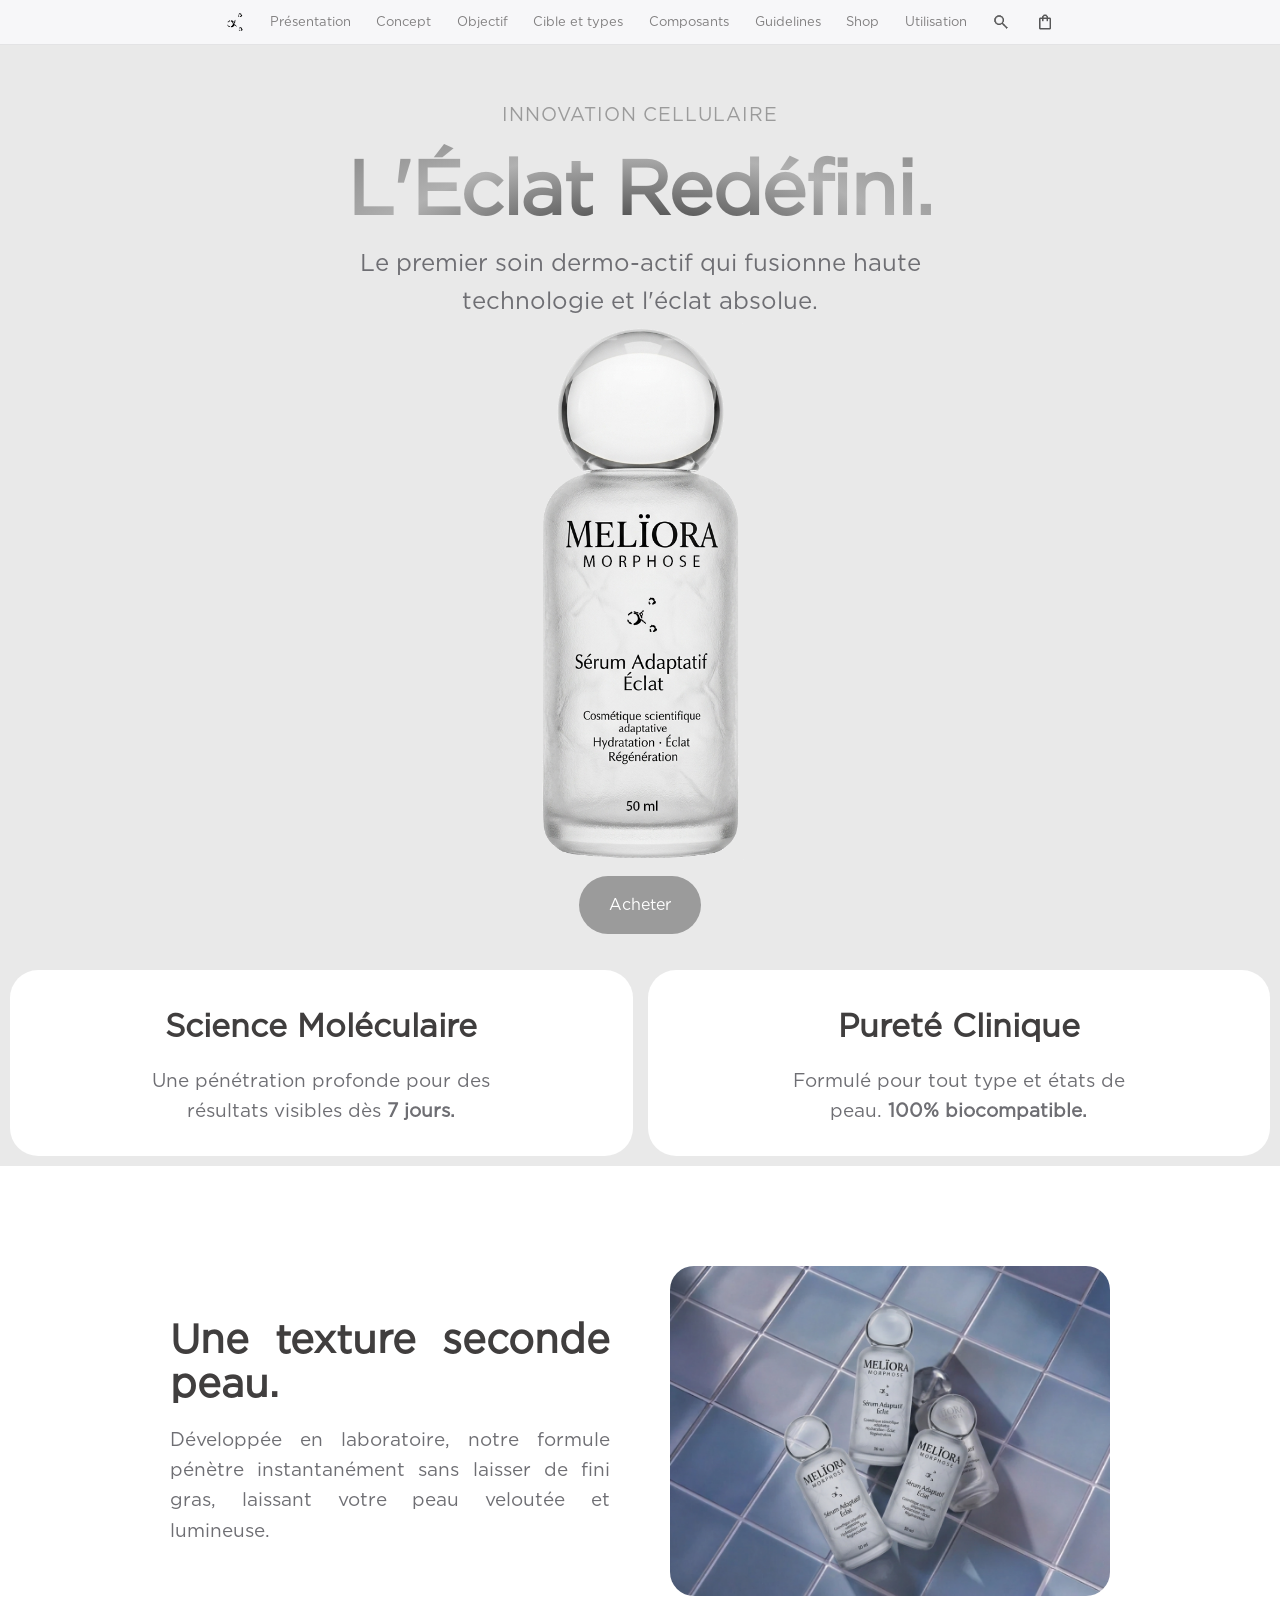
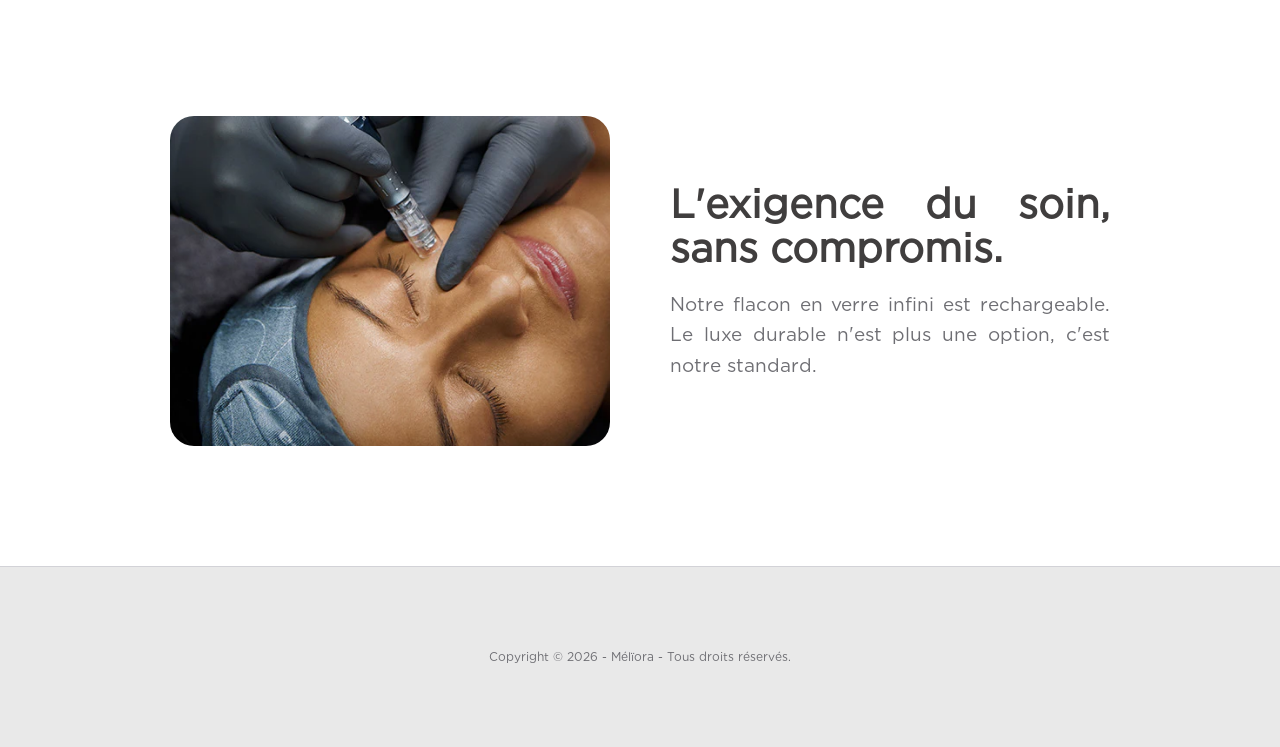
<file: index.html>
<!DOCTYPE html>
<html lang="fr">
<head>
    <meta charset="UTF-8">
    <meta name="viewport" content="width=device-width, initial-scale=1.0">
    <title>MÉLÏORA</title>
    <link rel="stylesheet" href="pages/lib/style.css">
    <link rel="icon" type="image/png" href="pages/lib/favicon.png">
</head>
<body>

    <nav>
        <a href="index.html" class="navimage"><img src="pages/lib/favicon.png"style="filter: brightness(0);"></a>
        <a href="pages/presentation.html">Présentation</a>
        <a href="pages/concept.html">Concept</a>
        <a href="pages/objectif.html">Objectif</a>
        <a href="pages/cibletypes.html">Cible et types</a>
        <a href="pages/composants.html">Composants</a>
        <a href="pages/guidlines.html">Guidelines</a>
        <a href="pages/shop.html">Shop</a>
        <a href="pages/utilisation.html">Utilisation</a>
        <a href="pages/index.html"><img src="pages/lib/loupe.png"></a>
        <a href="pages/index2.html"><img src="pages/lib/panier.png"></a>
    </nav>

    <main>
        <section class="hero">
            <h2>Innovation Cellulaire</h2>
            <h1>L'Éclat Redéfini.</h1>
            <p>Le premier soin dermo-actif qui fusionne haute technologie et l'éclat absolue.</p>
            <div class="image-container-accueil">
                <img src="pages/lib/serumpascote.png" alt="Flacon L'Élixir">
            </div>
            <div class="cta-group">
                <a href="pages/index2.html" class="btn-buy">Acheter</a>
            </div>
            <br>
        </section>
        
        <section class="features">
            <div class="card">
                <h3>Science Moléculaire</h3>
                <p>Une pénétration profonde pour des résultats visibles dès <strong>7 jours.</strong></p>
            </div>
            <div class="card">
                <h3>Pureté Clinique</h3>
                <p>Formulé pour tout type et états de peau. <strong>100% biocompatible.</strong></p>
            </div>
        </section>

        <section class="details">
            <div class="detail-row">
                <div class="detail-text">
                    <h2>Une texture seconde peau.</h2>
                    <p>Développée en laboratoire, notre formule pénètre instantanément sans laisser de fini gras, laissant votre peau veloutée et lumineuse.</p>
                </div>
                <div class="detail-image-box">
                    <img src="pages/lib/dssculptorComplet.png">
                </div>
            </div>

            <div class="detail-row">
                <div class="detail-text">
                    <h2>L'exigence du soin, sans compromis.</h2>
                    <p>Notre flacon en verre infini est rechargeable. Le luxe durable n'est plus une option, c'est notre standard.</p>
                </div>
                <div class="detail-image-box">
                    <img src="pages/lib/dssculptorBras.png">
                </div>
            </div>
        </section>
    </main>

    <footer>
        <p>Copyright &copy; 2026 - Mélïora - Tous droits réservés.</p>
    </footer>

</body>
</html>
</file>
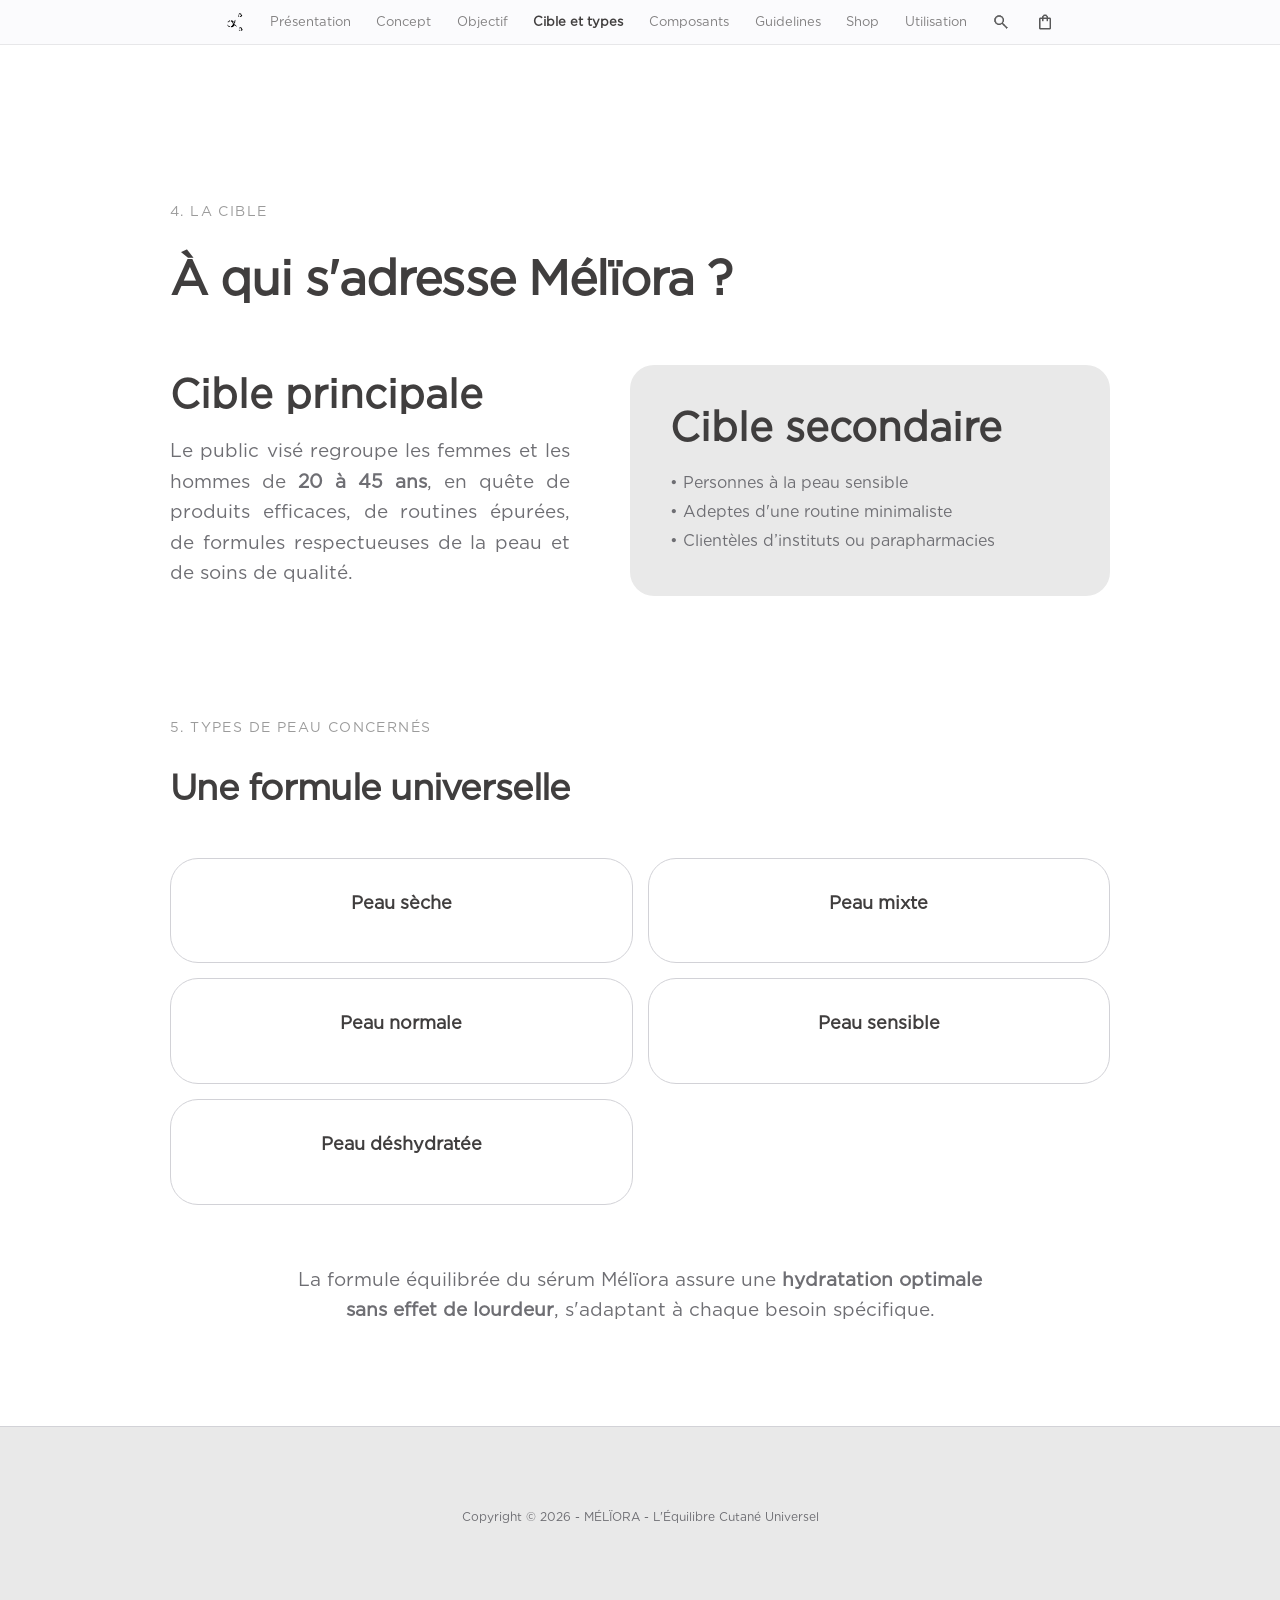
<file: pages/cibletypes.html>
<!DOCTYPE html>
<html lang="fr">
<head>
    <meta charset="UTF-8">
    <meta name="viewport" content="width=device-width, initial-scale=1.0">
    <title>Cible et Types - MÉLÏORA</title>
    <link rel="stylesheet" href="lib/style.css">
    <link rel="icon" type="image/png" href="lib/favicon.png">
</head>
<body>

    <nav>
        <a href="../index.html" class="navimage"><img src="lib/favicon.png" style="filter: brightness(0);"></a>
        <a href="presentation.html">Présentation</a>
        <a href="concept.html">Concept</a>
        <a href="objectif.html">Objectif</a>
        <a class="a-active" href="cibletypes.html">Cible et types</a>
        <a href="composants.html">Composants</a>
        <a href="guidlines.html">Guidelines</a>
        <a href="shop.html">Shop</a>
        <a href="utilisation.html">Utilisation</a>
        <a href="index.html"><img src="lib/loupe.png"></a>
        <a href="index2.html"><img src="lib/panier.png"></a>
    </nav>

    <main class="details" style="padding-top: 100px;">
        
        <section style="margin-bottom: 80px;">
            <span class="section-subtitle">4. La cible</span>
            <h1 class="section-title" style="font-size: 48px; margin-bottom: 60px;">À qui s'adresse Mélïora ?</h1>
            
            <div class="detail-row">
                <div class="detail-text">
                    <h2>Cible principale</h2>
                    <p>Le public visé regroupe les femmes et les hommes de <strong>20 à 45 ans</strong>, en quête de produits efficaces, de routines épurées, de formules respectueuses de la peau et de soins de qualité.</p>
                </div>
                <div class="detail-text" style="background: var(--secondary-bg); padding: 40px; border-radius: 24px;">
                    <h2>Cible secondaire</h2>
                    <ul style="list-style: none; color: var(--gray-text); line-height: 1.8;">
                        <li>• Personnes à la peau sensible</li>
                        <li>• Adeptes d'une routine minimaliste</li>
                        <li>• Clientèles d’instituts ou parapharmacies</li>
                    </ul>
                </div>
            </div>
        </section>

        <section style="margin: 100px 0;">
            <span class="section-subtitle">5. Types de peau concernés</span>
            <h2 class="section-title" style="margin-bottom: 50px;">Une formule universelle</h2>
            
            <div class="features" style="padding: 0; background: none;">
                <div class="card" style="padding: 30px; border: 1px solid var(--border-color);">
                    <h3 style="font-size: 18px;">Peau sèche</h3>
                </div>
                <div class="card" style="padding: 30px; border: 1px solid var(--border-color);">
                    <h3 style="font-size: 18px;">Peau mixte</h3>
                </div>
                <div class="card" style="padding: 30px; border: 1px solid var(--border-color);">
                    <h3 style="font-size: 18px;">Peau normale</h3>
                </div>
                <div class="card" style="padding: 30px; border: 1px solid var(--border-color);">
                    <h3 style="font-size: 18px;">Peau sensible</h3>
                </div>
                <div class="card" style="padding: 30px; border: 1px solid var(--border-color);">
                    <h3 style="font-size: 18px;">Peau déshydratée</h3>
                </div>
            </div>

            <div style="text-align: center; margin-top: 60px; max-width: 700px; margin-left: auto; margin-right: auto;">
                <p style="font-size: 19px; color: var(--gray-text);">La formule équilibrée du sérum Mélïora assure une <strong>hydratation optimale sans effet de lourdeur</strong>, s'adaptant à chaque besoin spécifique.</p>
            </div>
        </section>

    </main>

    <footer>
        <p>Copyright &copy; 2026 - MÉLÏORA - L'Équilibre Cutané Universel</p>
    </footer>

</body>
</html>
</file>
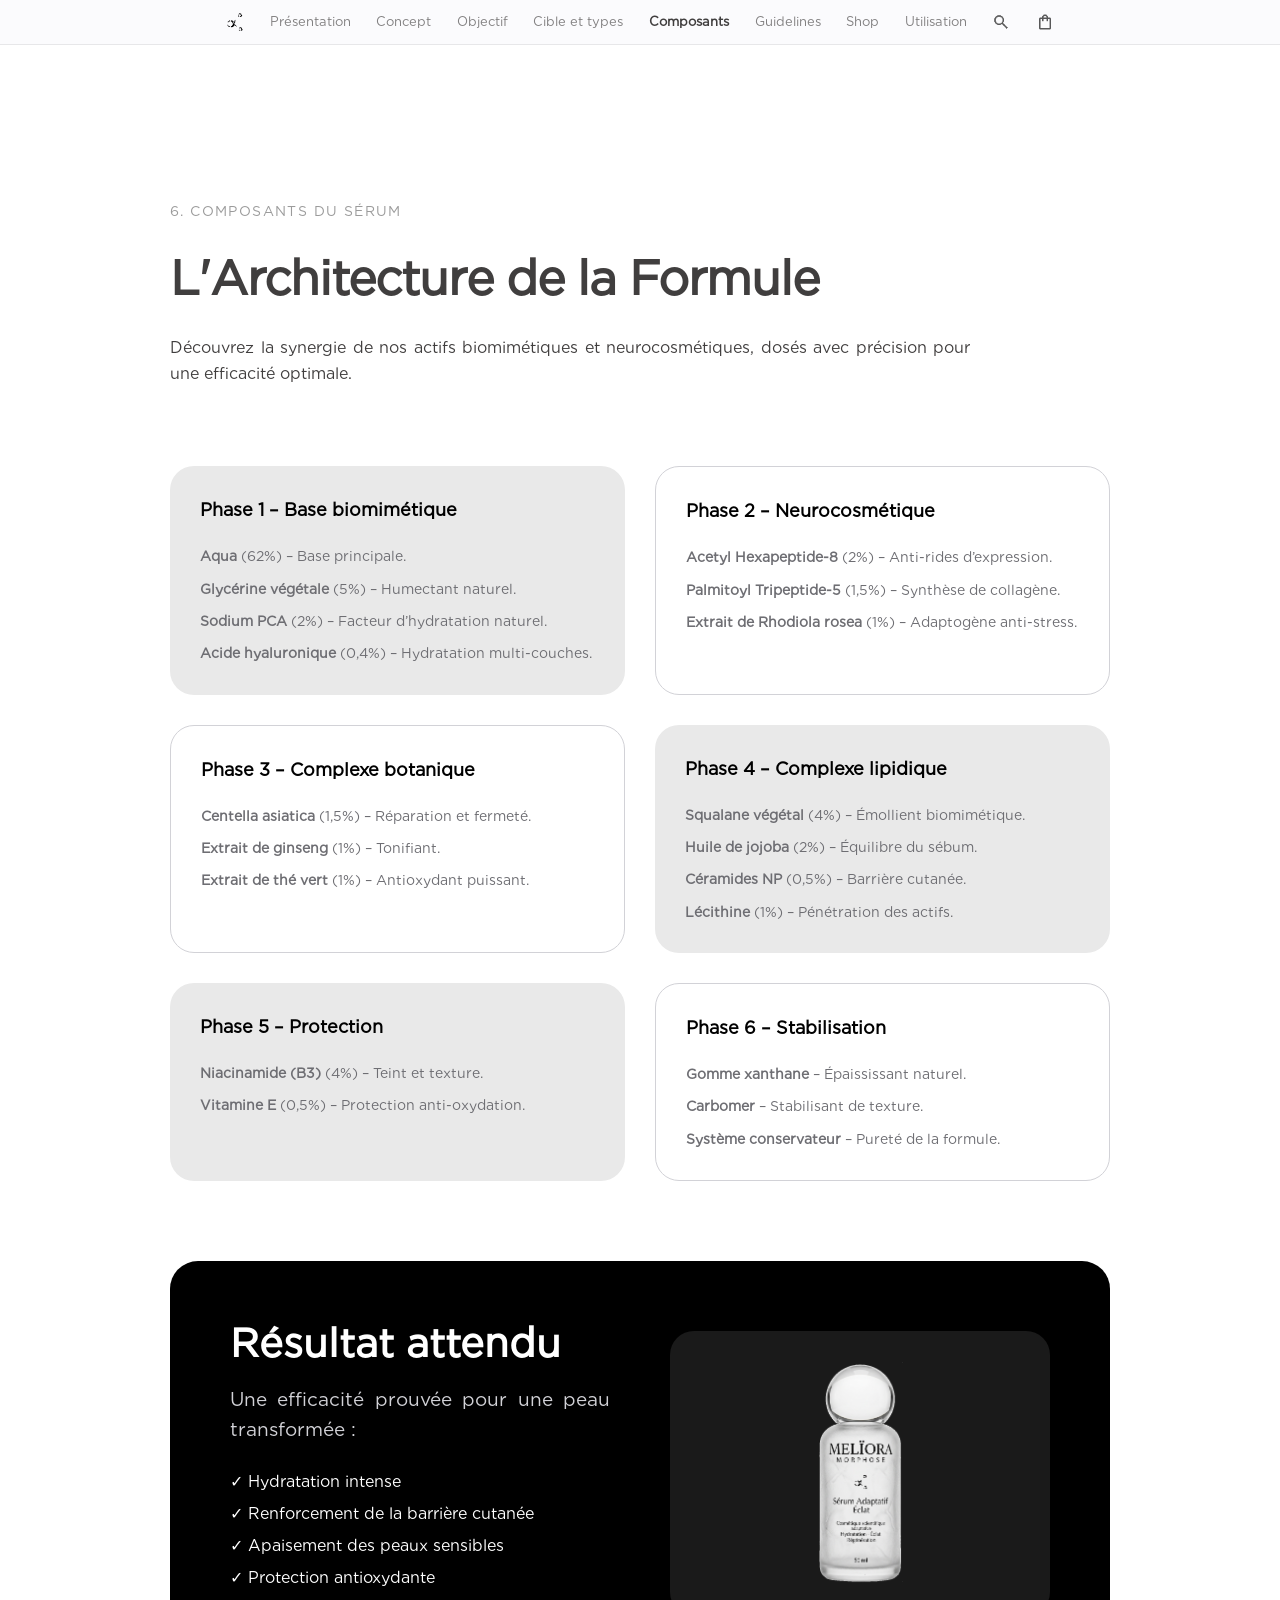
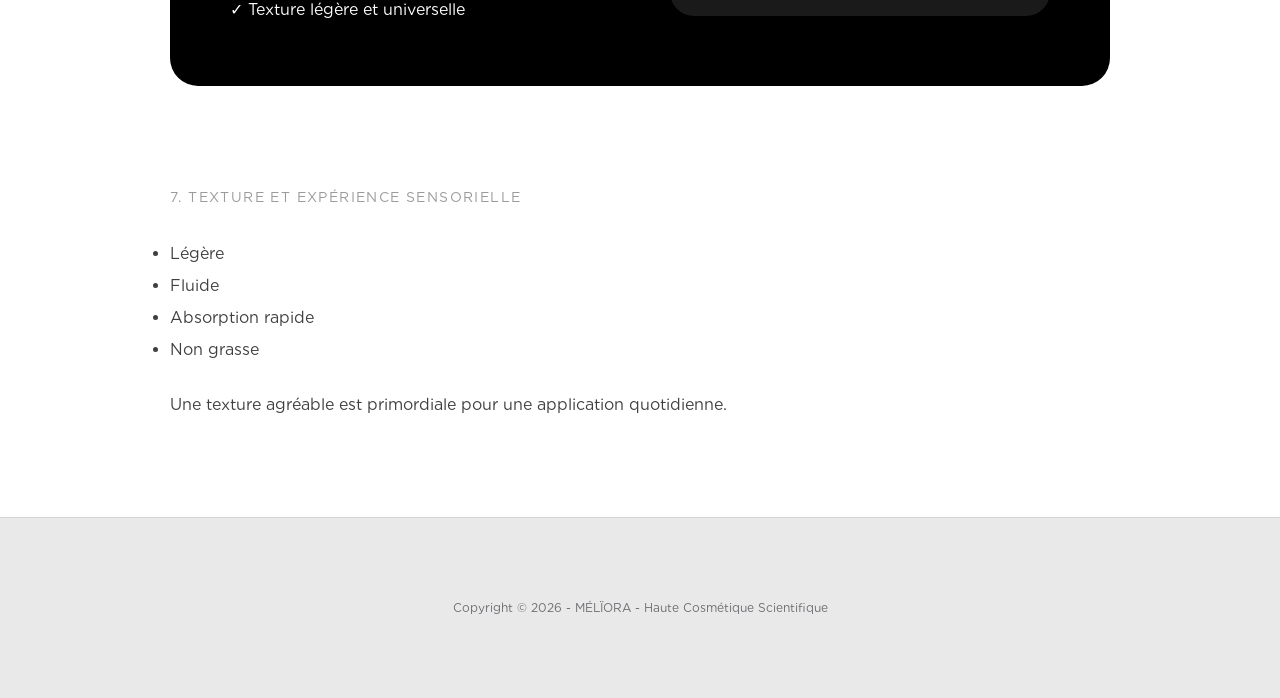
<file: pages/composants.html>
<!DOCTYPE html>
<html lang="fr">
<head>
    <meta charset="UTF-8">
    <meta name="viewport" content="width=device-width, initial-scale=1.0">
    <title>Composants - MÉLÏORA</title>
    <link rel="stylesheet" href="lib/style.css">
    <link rel="icon" type="image/png" href="lib/favicon.png">
</head>
<body>

    <nav>
        <a href="../index.html" class="navimage"><img src="lib/favicon.png" style="filter: brightness(0);"></a>
        <a href="presentation.html">Présentation</a>
        <a href="concept.html">Concept</a>
        <a href="objectif.html">Objectif</a>
        <a href="cibletypes.html">Cible et types</a>
        <a class="a-active" href="composants.html">Composants</a>
        <a href="guidlines.html">Guidelines</a>
        <a href="shop.html">Shop</a>
        <a href="utilisation.html">Utilisation</a>
        <a href="index.html"><img src="lib/loupe.png"></a>
        <a href="index2.html"><img src="lib/panier.png"></a>
    </nav>

    <main class="details" style="padding-top: 100px;">
        
        <section style="margin-bottom: 80px;">
            <span class="section-subtitle">6. Composants du sérum</span>
            <h1 class="section-title" style="font-size: 48px; margin-bottom: 30px;">L'Architecture de la Formule</h1>
            <p style="max-width: 800px; color: var(--text-color);">Découvrez la synergie de nos actifs biomimétiques et neurocosmétiques, dosés avec précision pour une efficacité optimale.</p>
        </section>

        <section style="display: grid; grid-template-columns: repeat(auto-fit, minmax(300px, 1fr)); gap: 30px; margin-bottom: 80px;">
            
            <div style="background: var(--secondary-bg); padding: 30px; border-radius: 24px;">
                <h2 style="font-size: 18px; margin-bottom: 20px; color: var(--accent-color);">Phase 1 – Base biomimétique</h2>
                <ul style="list-style: none; font-size: 14px; color: var(--gray-text); line-height: 1.6;">
                    <li style="margin-bottom: 10px;"><strong>Aqua</strong> (62%) – Base principale.</li>
                    <li style="margin-bottom: 10px;"><strong>Glycérine végétale</strong> (5%) – Humectant naturel.</li>
                    <li style="margin-bottom: 10px;"><strong>Sodium PCA</strong> (2%) – Facteur d’hydratation naturel.</li>
                    <li><strong>Acide hyaluronique</strong> (0,4%) – Hydratation multi-couches.</li>
                </ul>
            </div>

            <div style="border: 1px solid var(--border-color); padding: 30px; border-radius: 24px;">
                <h2 style="font-size: 18px; margin-bottom: 20px; color: var(--accent-color);">Phase 2 – Neurocosmétique</h2>
                <ul style="list-style: none; font-size: 14px; color: var(--gray-text); line-height: 1.6;">
                    <li style="margin-bottom: 10px;"><strong>Acetyl Hexapeptide-8</strong> (2%) – Anti-rides d’expression.</li>
                    <li style="margin-bottom: 10px;"><strong>Palmitoyl Tripeptide-5</strong> (1,5%) – Synthèse de collagène.</li>
                    <li><strong>Extrait de Rhodiola rosea</strong> (1%) – Adaptogène anti-stress.</li>
                </ul>
            </div>

            <div style="border: 1px solid var(--border-color); padding: 30px; border-radius: 24px;">
                <h2 style="font-size: 18px; margin-bottom: 20px; color: var(--accent-color);">Phase 3 – Complexe botanique</h2>
                <ul style="list-style: none; font-size: 14px; color: var(--gray-text); line-height: 1.6;">
                    <li style="margin-bottom: 10px;"><strong>Centella asiatica</strong> (1,5%) – Réparation et fermeté.</li>
                    <li style="margin-bottom: 10px;"><strong>Extrait de ginseng</strong> (1%) – Tonifiant.</li>
                    <li><strong>Extrait de thé vert</strong> (1%) – Antioxydant puissant.</li>
                </ul>
            </div>

            <div style="background: var(--secondary-bg); padding: 30px; border-radius: 24px;">
                <h2 style="font-size: 18px; margin-bottom: 20px; color: var(--accent-color);">Phase 4 – Complexe lipidique</h2>
                <ul style="list-style: none; font-size: 14px; color: var(--gray-text); line-height: 1.6;">
                    <li style="margin-bottom: 10px;"><strong>Squalane végétal</strong> (4%) – Émollient biomimétique.</li>
                    <li style="margin-bottom: 10px;"><strong>Huile de jojoba</strong> (2%) – Équilibre du sébum.</li>
                    <li style="margin-bottom: 10px;"><strong>Céramides NP</strong> (0,5%) – Barrière cutanée.</li>
                    <li><strong>Lécithine</strong> (1%) – Pénétration des actifs.</li>
                </ul>
            </div>

            <div style="background: var(--secondary-bg); padding: 30px; border-radius: 24px;">
                <h2 style="font-size: 18px; margin-bottom: 20px; color: var(--accent-color);">Phase 5 – Protection</h2>
                <ul style="list-style: none; font-size: 14px; color: var(--gray-text); line-height: 1.6;">
                    <li style="margin-bottom: 10px;"><strong>Niacinamide (B3)</strong> (4%) – Teint et texture.</li>
                    <li><strong>Vitamine E</strong> (0,5%) – Protection anti-oxydation.</li>
                </ul>
            </div>

            <div style="border: 1px solid var(--border-color); padding: 30px; border-radius: 24px;">
                <h2 style="font-size: 18px; margin-bottom: 20px; color: var(--accent-color);">Phase 6 – Stabilisation</h2>
                <ul style="list-style: none; font-size: 14px; color: var(--gray-text); line-height: 1.6;">
                    <li style="margin-bottom: 10px;"><strong>Gomme xanthane</strong> – Épaississant naturel.</li>
                    <li style="margin-bottom: 10px;"><strong>Carbomer</strong> – Stabilisant de texture.</li>
                    <li><strong>Système conservateur</strong> – Pureté de la formule.</li>
                </ul>
            </div>

        </section>

        <section class="detail-row" style="background: var(--accent-color); color: white; padding: 60px; border-radius: 28px; margin-bottom: 100px;">
            <div class="detail-text">
                <h2 style="color: white;">Résultat attendu</h2>
                <p style="color: #d2d2d7;">Une efficacité prouvée pour une peau transformée :</p>
                <ul style="margin-top: 20px; line-height: 2; list-style: none;">
                    <li>✓ Hydratation intense</li>
                    <li>✓ Renforcement de la barrière cutanée</li>
                    <li>✓ Apaisement des peaux sensibles</li>
                    <li>✓ Protection antioxydante</li>
                    <li>✓ Texture légère et universelle</li>
                </ul>
            </div>
            <div class="detail-image-box" style="background: rgba(255,255,255,0.1);">
                <img src="lib/serumpascote.png" alt="Mélïora Sérum" style="object-fit: contain; padding: 30px;">
            </div>
        </section>

        <section style="margin-bottom: 80px;">
            <span class="section-subtitle">7. Texture et expérience sensorielle</span>
            <ul style="margin-top: 20px; line-height: 2;">
                <li>Légère</li>
                <li>Fluide</li>
                <li>Absorption rapide</li>
                <li>Non grasse</li>
            </ul>
            <br>
            <p>Une texture agréable est primordiale pour une application quotidienne.</p>
        </section>

    </main>


    <footer>
        <p>Copyright &copy; 2026 - MÉLÏORA - Haute Cosmétique Scientifique</p>
    </footer>

</body>
</html>
</file>
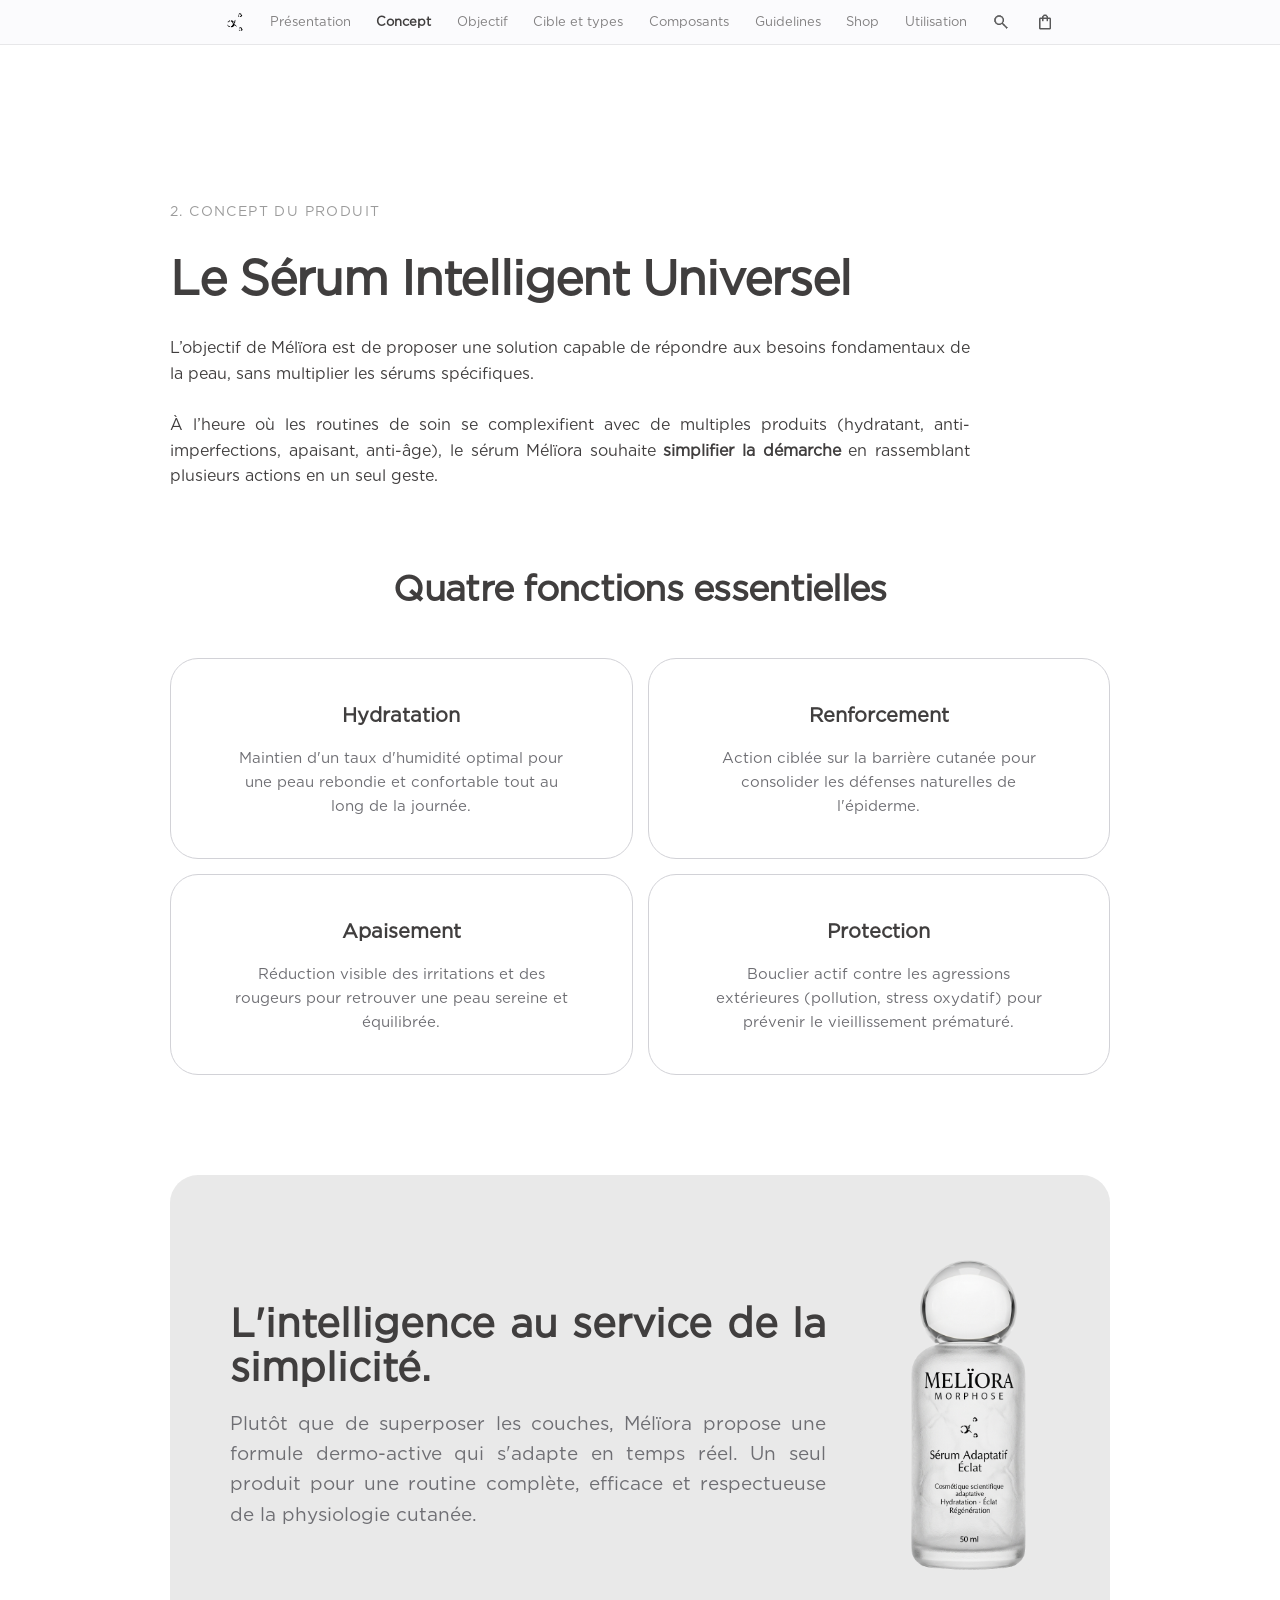
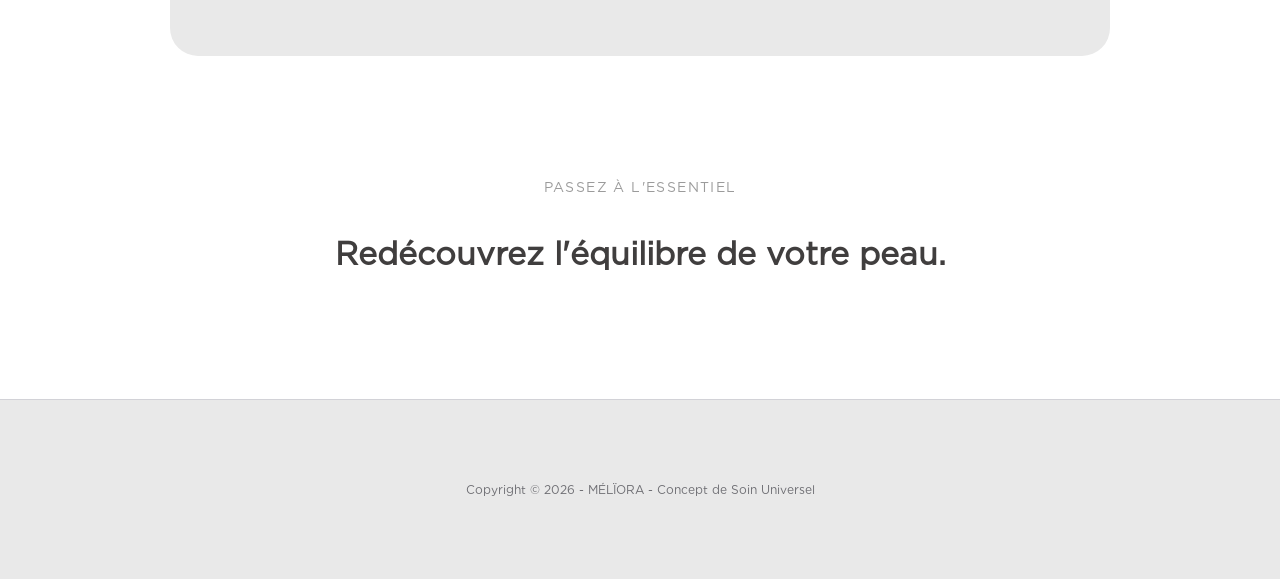
<file: pages/concept.html>
<!DOCTYPE html>
<html lang="fr">
<head>
    <meta charset="UTF-8">
    <meta name="viewport" content="width=device-width, initial-scale=1.0">
    <title>Concept - MÉLÏORA</title>
    <link rel="stylesheet" href="lib/style.css">
    <link rel="icon" type="image/png" href="lib/favicon.png">
</head>
<body>

    <nav>
        <a href="../index.html" class="navimage"><img src="lib/favicon.png" style="filter: brightness(0);"></a>
        <a href="presentation.html">Présentation</a>
        <a class="a-active" href="concept.html">Concept</a>
        <a href="objectif.html">Objectif</a>
        <a href="cibletypes.html">Cible et types</a>
        <a href="composants.html">Composants</a>
        <a href="guidlines.html">Guidelines</a>
        <a href="shop.html">Shop</a>
        <a href="utilisation.html">Utilisation</a>
        <a href="index.html"><img src="lib/loupe.png"></a>
        <a href="index2.html"><img src="lib/panier.png"></a>
    </nav>

    <main class="details" style="padding-top: 100px;">
        
        <section style="margin-bottom: 80px;">
            <span class="section-subtitle">2. Concept du produit</span>
            <h1 class="section-title" style="font-size: 48px; margin-bottom: 30px;">Le Sérum Intelligent Universel</h1>
            <div style="max-width: 800px; color: var(--text-color);">
                <p>L’objectif de Mélïora est de proposer une solution capable de répondre aux besoins fondamentaux de la peau, sans multiplier les sérums spécifiques.</p>
                <br>
                <p>À l’heure où les routines de soin se complexifient avec de multiples produits (hydratant, anti-imperfections, apaisant, anti-âge), le sérum Mélïora souhaite <strong>simplifier la démarche</strong> en rassemblant plusieurs actions en un seul geste.</p>
            </div>
        </section>

        <section style="margin: 60px 0;">
            <h2 class="section-title" style="text-align: center; margin-bottom: 50px;">Quatre fonctions essentielles</h2>
            <div class="features" style="padding: 0; background: none;">
                
                <div class="card" style="padding: 40px; border: 1px solid var(--border-color);">
                    <h3 style="font-size: 20px;">Hydratation</h3>
                    <p style="font-size: 15px;">Maintien d'un taux d'humidité optimal pour une peau rebondie et confortable tout au long de la journée.</p>
                </div>

                <div class="card" style="padding: 40px; border: 1px solid var(--border-color);">
                    <h3 style="font-size: 20px;">Renforcement</h3>
                    <p style="font-size: 15px;">Action ciblée sur la barrière cutanée pour consolider les défenses naturelles de l'épiderme.</p>
                </div>

                <div class="card" style="padding: 40px; border: 1px solid var(--border-color);">
                    <h3 style="font-size: 20px;">Apaisement</h3>
                    <p style="font-size: 15px;">Réduction visible des irritations et des rougeurs pour retrouver une peau sereine et équilibrée.</p>
                </div>

                <div class="card" style="padding: 40px; border: 1px solid var(--border-color);">
                    <h3 style="font-size: 20px;">Protection</h3>
                    <p style="font-size: 15px;">Bouclier actif contre les agressions extérieures (pollution, stress oxydatif) pour prévenir le vieillissement prématuré.</p>
                </div>

            </div>
        </section>

        <section class="detail-row" style="background: var(--secondary-bg); padding: 60px; border-radius: 28px; margin-top: 100px;">
            <div class="detail-text">
                <h2>L'intelligence au service de la simplicité.</h2>
                <p>Plutôt que de superposer les couches, Mélïora propose une formule dermo-active qui s'adapte en temps réel. Un seul produit pour une routine complète, efficace et respectueuse de la physiologie cutanée.</p>
            </div>
            <img src="lib/serumpascote.png" style="width: 20%; object-fit: contain; padding: 20px;">
        </section>

        <section style="text-align: center; margin: 120px 0;">
            <span class="section-subtitle">Passez à l'essentiel</span>
            <h2 style="font-size: clamp(24px, 4vw, 32px); max-width: 800px; margin: 20px auto;">Redécouvrez l'équilibre de votre peau.</h2>
        </section>

    </main>

    <footer>
        <p>Copyright &copy; 2026 - MÉLÏORA - Concept de Soin Universel</p>
    </footer>

</body>
</html>
</file>
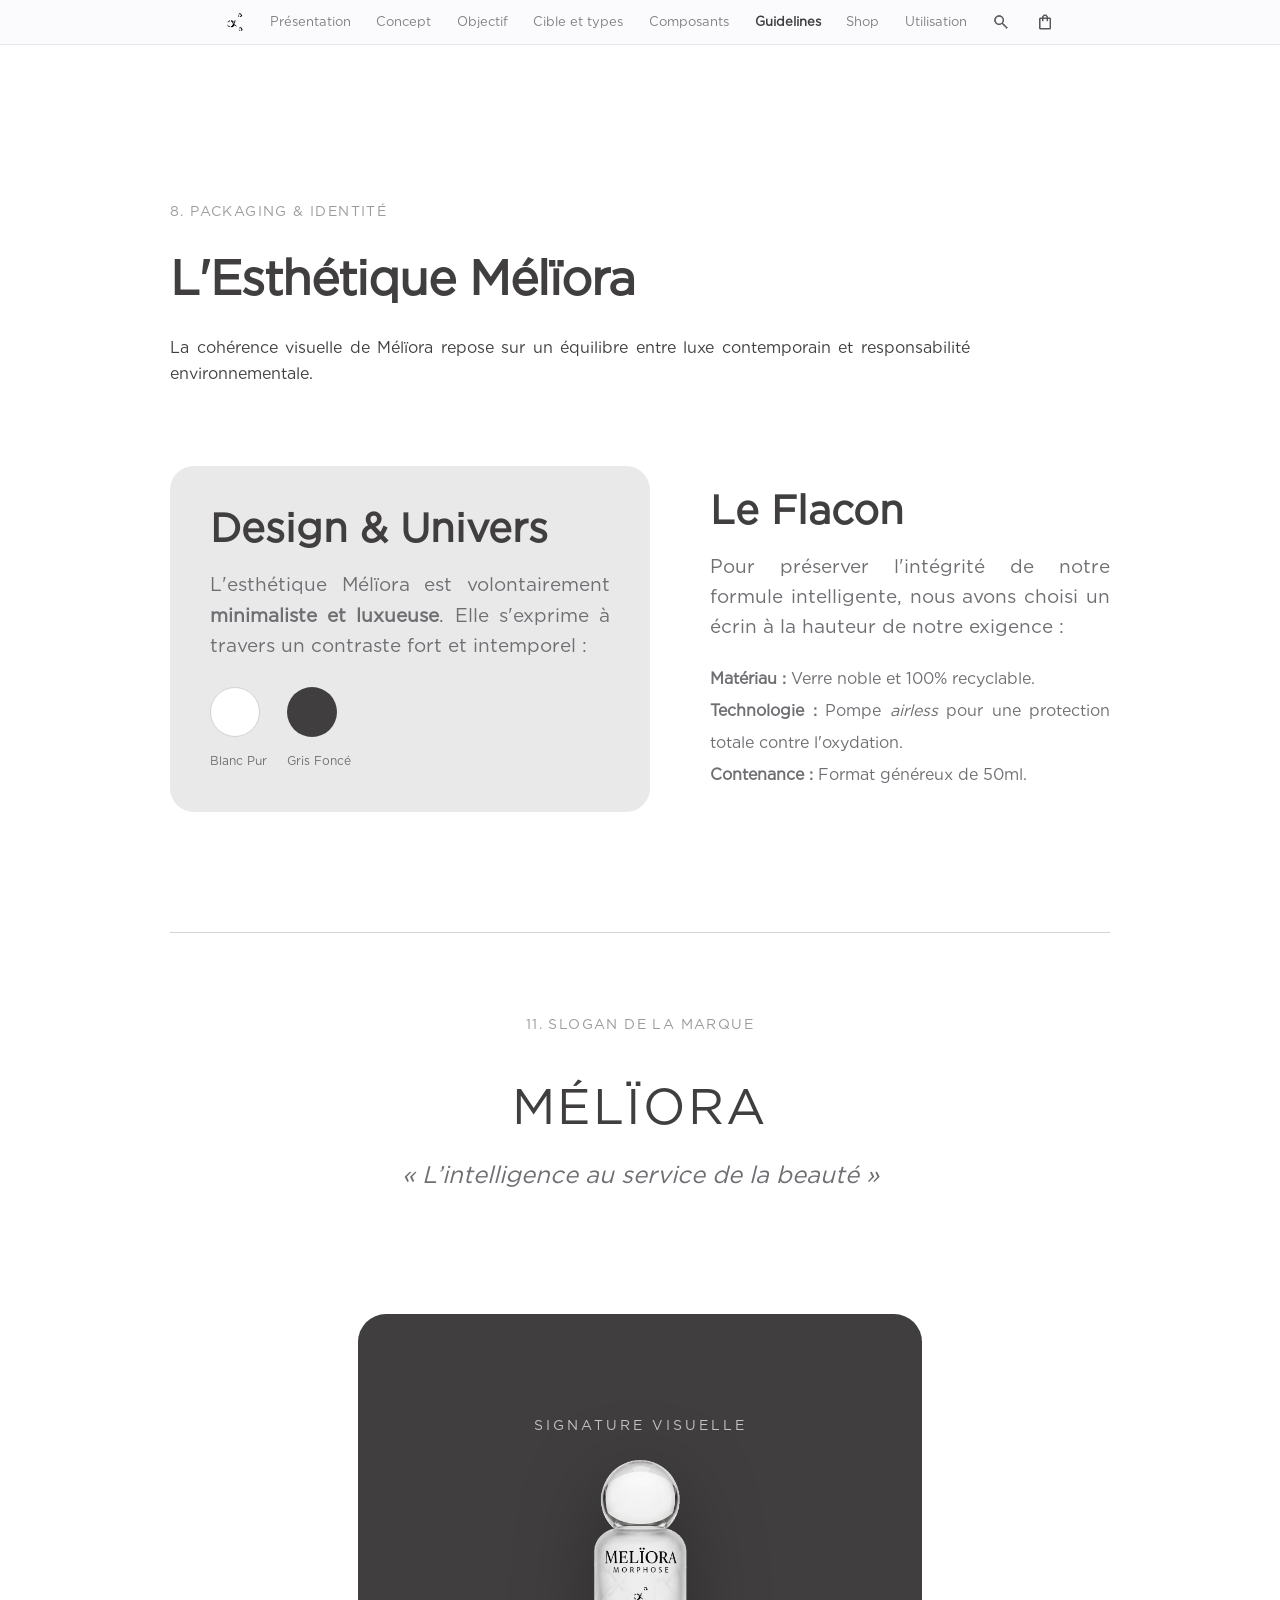
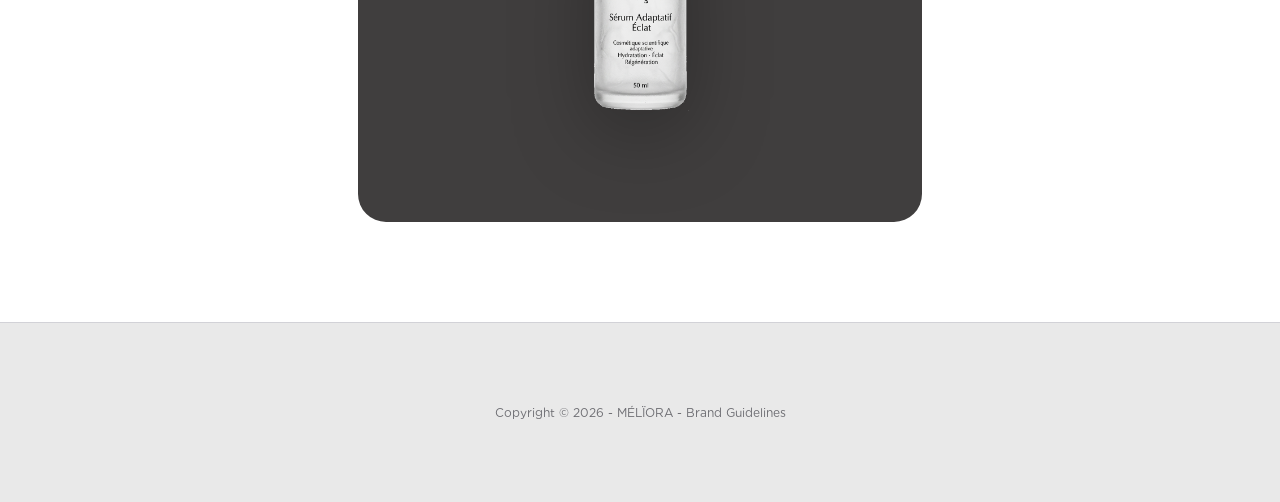
<file: pages/guidlines.html>
<!DOCTYPE html>
<html lang="fr">
<head>
    <meta charset="UTF-8">
    <meta name="viewport" content="width=device-width, initial-scale=1.0">
    <title>Guidelines - MÉLÏORA</title>
    <link rel="stylesheet" href="lib/style.css">
    <link rel="icon" type="image/png" href="lib/favicon.png">
</head>
<body>

    <nav>
        <a href="../index.html" class="navimage"><img src="lib/favicon.png" style="filter: brightness(0);"></a>
        <a href="presentation.html">Présentation</a>
        <a href="concept.html">Concept</a>
        <a href="objectif.html">Objectif</a>
        <a href="cibletypes.html">Cible et types</a>
        <a href="composants.html">Composants</a>
        <a class="a-active" href="guidlines.html">Guidelines</a>
        <a href="shop.html">Shop</a>
        <a href="utilisation.html">Utilisation</a>
        <a href="index.html"><img src="lib/loupe.png"></a>
        <a href="index2.html"><img src="lib/panier.png"></a>
    </nav>

    <main class="details" style="padding-top: 100px;">
        
        <section style="margin-bottom: 80px;">
            <span class="section-subtitle">8. Packaging & Identité</span>
            <h1 class="section-title" style="font-size: 48px; margin-bottom: 30px;">L'Esthétique Mélïora</h1>
            <p style="max-width: 800px; color: var(--text-color);">La cohérence visuelle de Mélïora repose sur un équilibre entre luxe contemporain et responsabilité environnementale.</p>
        </section>

        <section class="detail-row">
            <div class="detail-text">
                <h2>Le Flacon</h2>
                <p>Pour préserver l'intégrité de notre formule intelligente, nous avons choisi un écrin à la hauteur de notre exigence :</p>
                <ul style="list-style: none; margin-top: 20px; color: var(--gray-text); line-height: 2;">
                    <li><strong>Matériau :</strong> Verre noble et 100% recyclable.</li>
                    <li><strong>Technologie :</strong> Pompe <em>airless</em> pour une protection totale contre l'oxydation.</li>
                    <li><strong>Contenance :</strong> Format généreux de 50ml.</li>
                </ul>
            </div>
            <div class="detail-text" style="background: var(--secondary-bg); padding: 40px; border-radius: 24px;">
                <h2>Design & Univers</h2>
                <p>L'esthétique Mélïora est volontairement <strong>minimaliste et luxueuse</strong>. Elle s'exprime à travers un contraste fort et intemporel :</p>
                <div style="display: flex; gap: 20px; margin-top: 25px;">
                    <div style="text-align: center;">
                        <div style="width: 50px; height: 50px; background: white; border: 1px solid var(--border-color); border-radius: 50%; margin-bottom: 10px;"></div>
                        <span style="font-size: 12px; color: var(--gray-text);">Blanc Pur</span>
                    </div>
                    <div style="text-align: center;">
                        <div style="width: 50px; height: 50px; background: #403e3e; border-radius: 50%; margin-bottom: 10px;"></div>
                        <span style="font-size: 12px; color: var(--gray-text);">Gris Foncé</span>
                    </div>
                </div>
            </div>
        </section>

        <section style="text-align: center; margin: 120px 0; border-top: 1px solid var(--border-color); padding-top: 80px;">
            <span class="section-subtitle">11. Slogan de la marque</span>
            <h2 style="font-size: clamp(32px, 5vw, 50px); font-weight: 300; letter-spacing: 2px; margin-top: 20px; text-transform: uppercase;">
                MÉLÏORA
            </h2>
            <p style="font-size: 24px; font-style: italic; color: var(--gray-text); margin-top: 10px;">
                « L’intelligence au service de la beauté »
            </p>
        </section>

        <section style="background: #403e3e; color: white; margin: 0 20% 0 20%; padding: 100px 20px; border-radius: 28px; text-align: center; margin-bottom: 100px;">
            <p style="font-size: 14px; text-transform: uppercase; letter-spacing: 3px; opacity: 0.7; margin-bottom: 20px;">Signature Visuelle</p>
            <div style="max-width: 100px; margin: 0 auto;">
                <img src="lib/serumpascote.png" alt="Packaging Mélïora" style="width: 100%; filter: drop-shadow(0 20px 40px rgba(0,0,0,0.3));">
            </div>
        </section>

    </main>

    <footer>
        <p>Copyright &copy; 2026 - MÉLÏORA - Brand Guidelines</p>
    </footer>

</body>
</html>
</file>
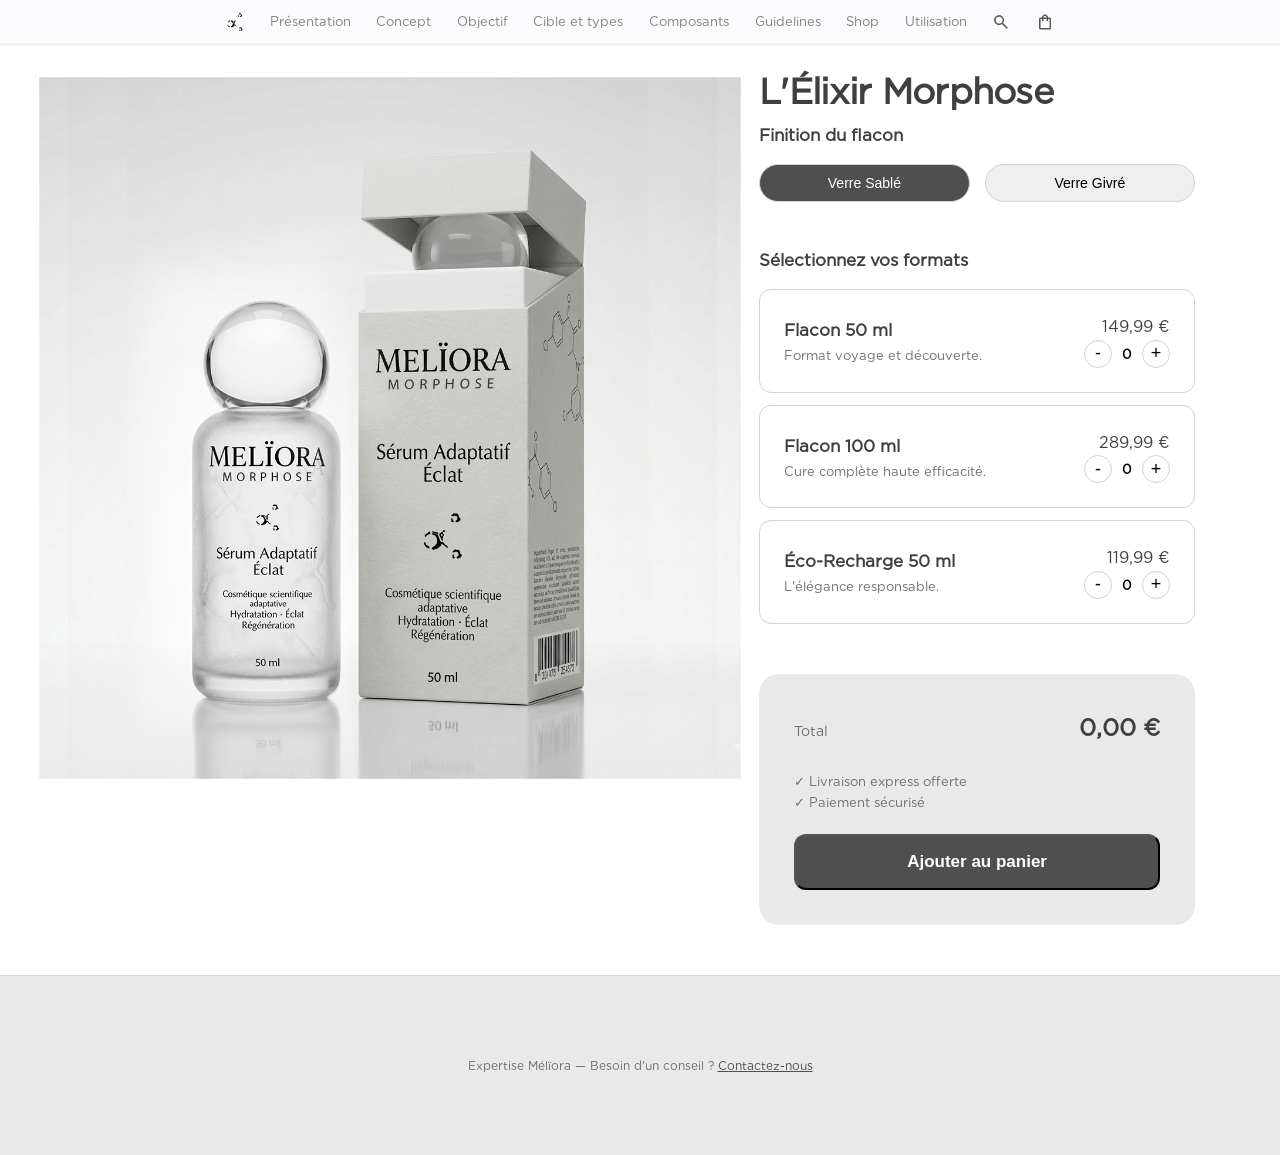
<file: pages/index2.html>
<!DOCTYPE html>
<html lang="fr">
<head>
    <meta charset="UTF-8">
    <meta name="viewport" content="width=device-width, initial-scale=1.0">
    <title>MÉLÏORA - panier</title>
    <link rel="stylesheet" href="lib/style.css">
    <link rel="icon" type="image/png" href="lib/favicon.png">
</head>
<body>

    <nav>
        <a href="../index.html" class="navimage"><img src="lib/favicon.png" style="filter: brightness(0);"></a>
        <a href="presentation.html">Présentation</a>
        <a href="concept.html">Concept</a>
        <a href="objectif.html">Objectif</a>
        <a href="cibletypes.html">Cible et types</a>
        <a href="composants.html">Composants</a>
        <a href="guidlines.html">Guidelines</a>
        <a href="shop.html">Shop</a>
        <a href="utilisation.html">Utilisation</a>
        <a href="index.html"><img src="lib/loupe.png"></a>
        <a href="index2.html"><img src="lib/panier.png"></a>
    </nav>

    <main class="purchase-container">
        
        <section class="product-gallery">
            <div class="main-image">
                <img src="lib/serumpack.png" alt="Sérum L'Élixir">
            </div>
        </section>

        <section class="configurator">
            <h1 class="section-title">L'Élixir Morphose</h1>

            <div class="option-group">
                <span class="option-label">Finition du flacon</span>
                <div class="texture-selector">
                    <button class="texture-btn active">Verre Sablé</button>
                    <button class="texture-btn">Verre Givré</button>
                </div>
            </div>

            <div class="option-group">
                <span class="option-label">Sélectionnez vos formats</span>
                <div class="selection-grid">
                    
                    <div class="selection-card" data-price="149.99">
                        <div class="card-info">
                            <span class="card-title">Flacon 50 ml</span>
                            <span class="card-subtitle">Format voyage et découverte.</span>
                        </div>
                        <div class="card-action-group" style="text-align: right;">
                            <div class="card-price">149,99 €</div>
                            <div class="quantity-controls">
                                <button class="qty-btn minus">-</button>
                                <input type="number" class="qty-input" value="0" min="0" readonly>
                                <button class="qty-btn plus">+</button>
                            </div>
                        </div>
                    </div>

                    <div class="selection-card" data-price="289.99">
                        <div class="card-info">
                            <span class="card-title">Flacon 100 ml</span>
                            <span class="card-subtitle">Cure complète haute efficacité.</span>
                        </div>
                        <div class="card-action-group" style="text-align: right;">
                            <div class="card-price">289,99 €</div>
                            <div class="quantity-controls">
                                <button class="qty-btn minus">-</button>
                                <input type="number" class="qty-input" value="0" min="0" readonly>
                                <button class="qty-btn plus">+</button>
                            </div>
                        </div>
                    </div>

                    <div class="selection-card" data-price="119.99">
                        <div class="card-info">
                            <span class="card-title">Éco-Recharge 50 ml</span>
                            <span class="card-subtitle">L'élégance responsable.</span>
                        </div>
                        <div class="card-action-group" style="text-align: right;">
                            <div class="card-price">119,99 €</div>
                            <div class="quantity-controls">
                                <button class="qty-btn minus">-</button>
                                <input type="number" class="qty-input" value="0" min="0" readonly>
                                <button class="qty-btn plus">+</button>
                            </div>
                        </div>
                    </div>

                </div>
            </div>

            <div class="summary-box">
                <div class="summary-total">
                    <span style="font-size: 14px; font-weight: 400; color: var(--gray-text);">Total</span>
                    <span id="display-total">0,00 €</span>
                </div>
                <div style="font-size: 13px; color: var(--gray-text); margin-bottom: 20px;">
                    <p>✓ Livraison express offerte</p>
                    <p>✓ Paiement sécurisé</p>
                </div>
                <button class="btn-add">Ajouter au panier</button>
            </div>
        </section>

    </main>

    <footer>
        <p>Expertise Mélïora — Besoin d'un conseil ? <a href="#" style="color: var(--selection-blue); text-decoration: underline;">Contactez-nous</a></p>
    </footer>

    <script>
        const cards = document.querySelectorAll('.selection-card');
        const totalDisplay = document.getElementById('display-total');
        const textureBtns = document.querySelectorAll('.texture-btn');

        function calculateTotal() {
            let total = 0;
            cards.forEach(card => {
                const price = parseFloat(card.getAttribute('data-price'));
                const qty = parseInt(card.querySelector('.qty-input').value);
                
                if (qty > 0) {
                    card.classList.add('active');
                } else {
                    card.classList.remove('active');
                }
                total += price * qty;
            });
            totalDisplay.innerText = total.toLocaleString('fr-FR', { minimumFractionDigits: 2 }) + " €";
        }

        cards.forEach(card => {
            const btnPlus = card.querySelector('.plus');
            const btnMinus = card.querySelector('.minus');
            const input = card.querySelector('.qty-input');

            btnPlus.addEventListener('click', () => {
                input.value = parseInt(input.value) + 1;
                calculateTotal();
            });

            btnMinus.addEventListener('click', () => {
                if (parseInt(input.value) > 0) {
                    input.value = parseInt(input.value) - 1;
                    calculateTotal();
                }
            });
        });

        textureBtns.forEach(btn => {
            btn.addEventListener('click', () => {
                textureBtns.forEach(b => b.classList.remove('active'));
                btn.classList.add('active');
            });
        });

        calculateTotal();
    </script>
</body>
</html>
</file>
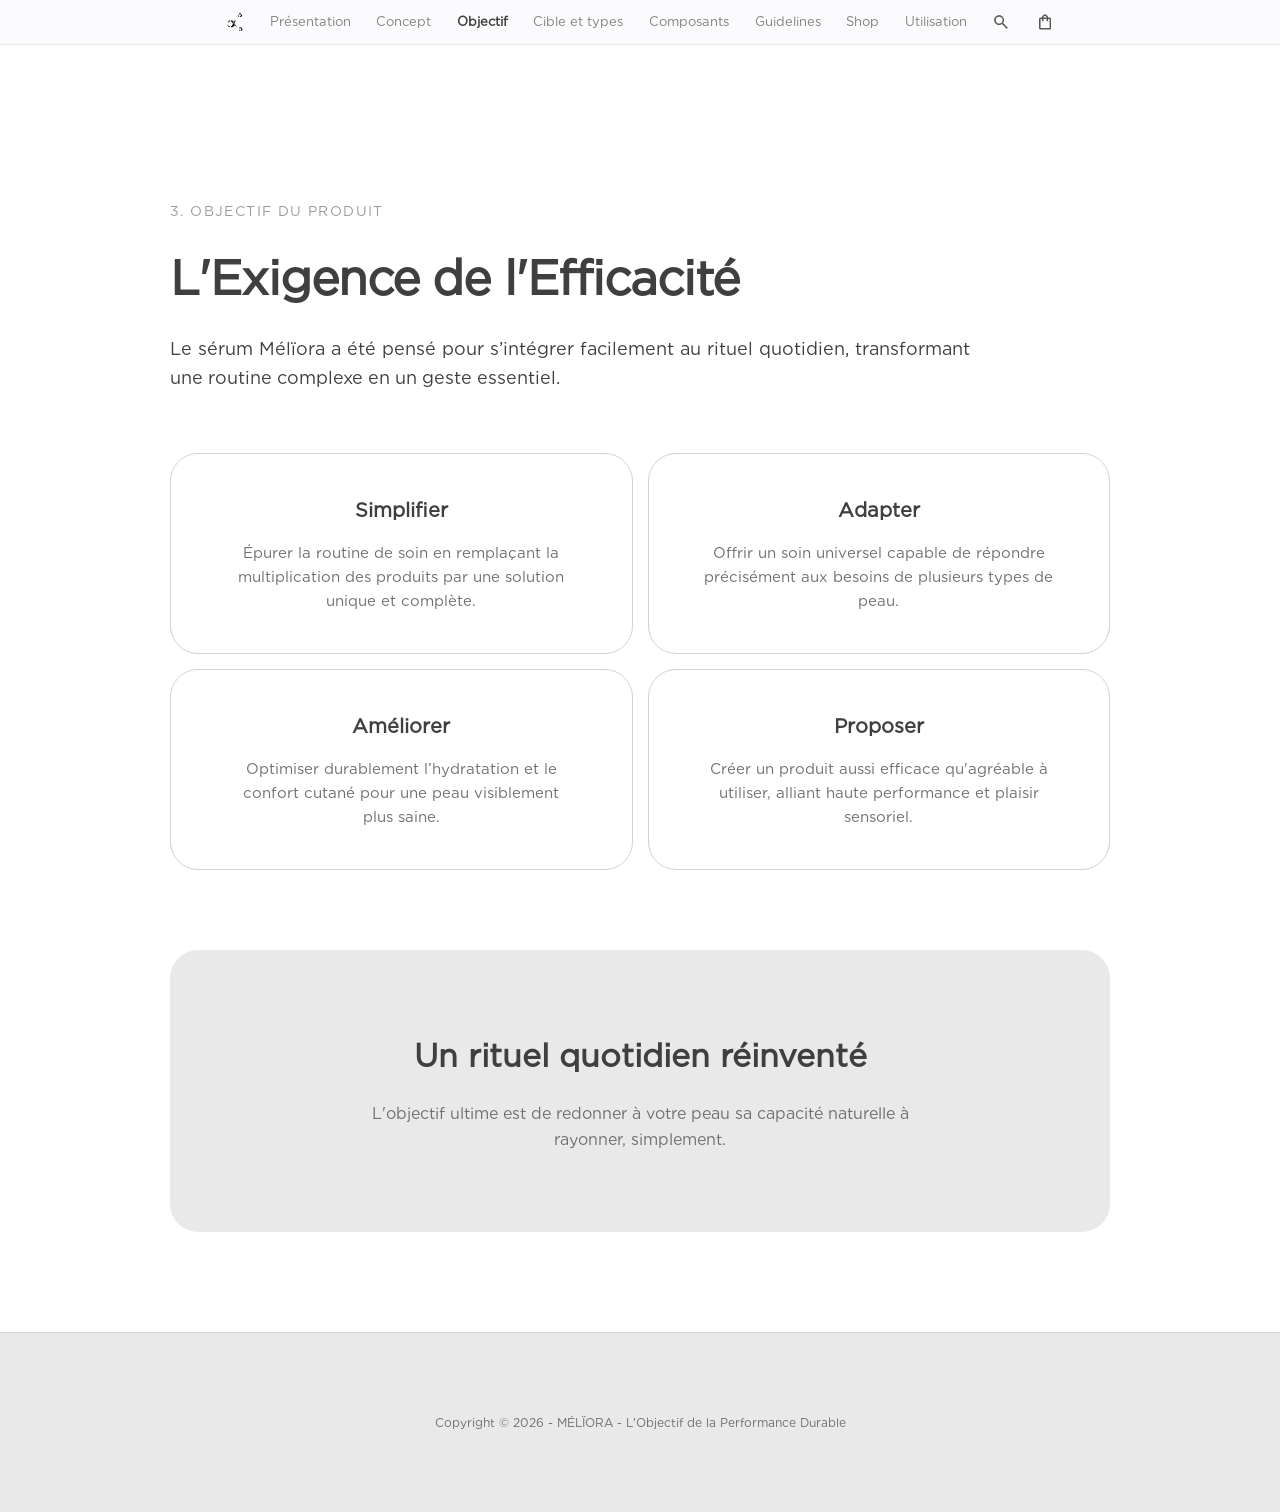
<file: pages/objectif.html>
<!DOCTYPE html>
<html lang="fr">
<head>
    <meta charset="UTF-8">
    <meta name="viewport" content="width=device-width, initial-scale=1.0">
    <title>Objectifs - MÉLÏORA</title>
    <link rel="stylesheet" href="lib/style.css">
    <link rel="icon" type="image/png" href="lib/favicon.png">
</head>
<body>

    <nav>
        <a href="../index.html" class="navimage"><img src="lib/favicon.png" style="filter: brightness(0);"></a>
        <a href="presentation.html">Présentation</a>
        <a href="concept.html">Concept</a>
        <a class="a-active" href="objectif.html">Objectif</a>
        <a href="cibletypes.html">Cible et types</a>
        <a href="composants.html">Composants</a>
        <a href="guidlines.html">Guidelines</a>
        <a href="shop.html">Shop</a>
        <a href="utilisation.html">Utilisation</a>
        <a href="index.html"><img src="lib/loupe.png"></a>
        <a href="index2.html"><img src="lib/panier.png"></a>
    </nav>

    <main class="details" style="padding-top: 100px;">
        
        <section style="margin-bottom: 60px;">
            <span class="section-subtitle">3. Objectif du produit</span>
            <h1 class="section-title" style="font-size: 48px; margin-bottom: 30px;">L'Exigence de l'Efficacité</h1>
            <p style="max-width: 800px; color: var(--text-color); font-size: 18px;">
                Le sérum Mélïora a été pensé pour s’intégrer facilement au rituel quotidien, transformant une routine complexe en un geste essentiel.
            </p>
        </section>

        <section class="features" style="padding: 0; background: none; margin-bottom: 80px;">
            
            <div class="card" style="padding: 40px; border: 1px solid var(--border-color);">
                <h3 style="font-size: 20px;">Simplifier</h3>
                <p style="font-size: 15px;">Épurer la routine de soin en remplaçant la multiplication des produits par une solution unique et complète.</p>
            </div>

            <div class="card" style="padding: 40px; border: 1px solid var(--border-color);">
                <h3 style="font-size: 20px;">Adapter</h3>
                <p style="font-size: 15px;">Offrir un soin universel capable de répondre précisément aux besoins de plusieurs types de peau.</p>
            </div>

            <div class="card" style="padding: 40px; border: 1px solid var(--border-color);">
                <h3 style="font-size: 20px;">Améliorer</h3>
                <p style="font-size: 15px;">Optimiser durablement l’hydratation et le confort cutané pour une peau visiblement plus saine.</p>
            </div>

            <div class="card" style="padding: 40px; border: 1px solid var(--border-color);">
                <h3 style="font-size: 20px;">Proposer</h3>
                <p style="font-size: 15px;">Créer un produit aussi efficace qu'agréable à utiliser, alliant haute performance et plaisir sensoriel.</p>
            </div>

        </section>

        <section style="text-align: center; background: var(--secondary-bg); padding: 80px 20px; border-radius: 28px;">
            <h2 style="font-size: clamp(24px, 4vw, 32px); margin-bottom: 20px;">Un rituel quotidien réinventé</h2>
            <p style="max-width: 600px; margin: 0 auto; color: var(--gray-text);">
                L'objectif ultime est de redonner à votre peau sa capacité naturelle à rayonner, simplement.
            </p>
        </section>

    </main>

    <footer>
        <p>Copyright &copy; 2026 - MÉLÏORA - L'Objectif de la Performance Durable</p>
    </footer>

</body>
</html>
</file>
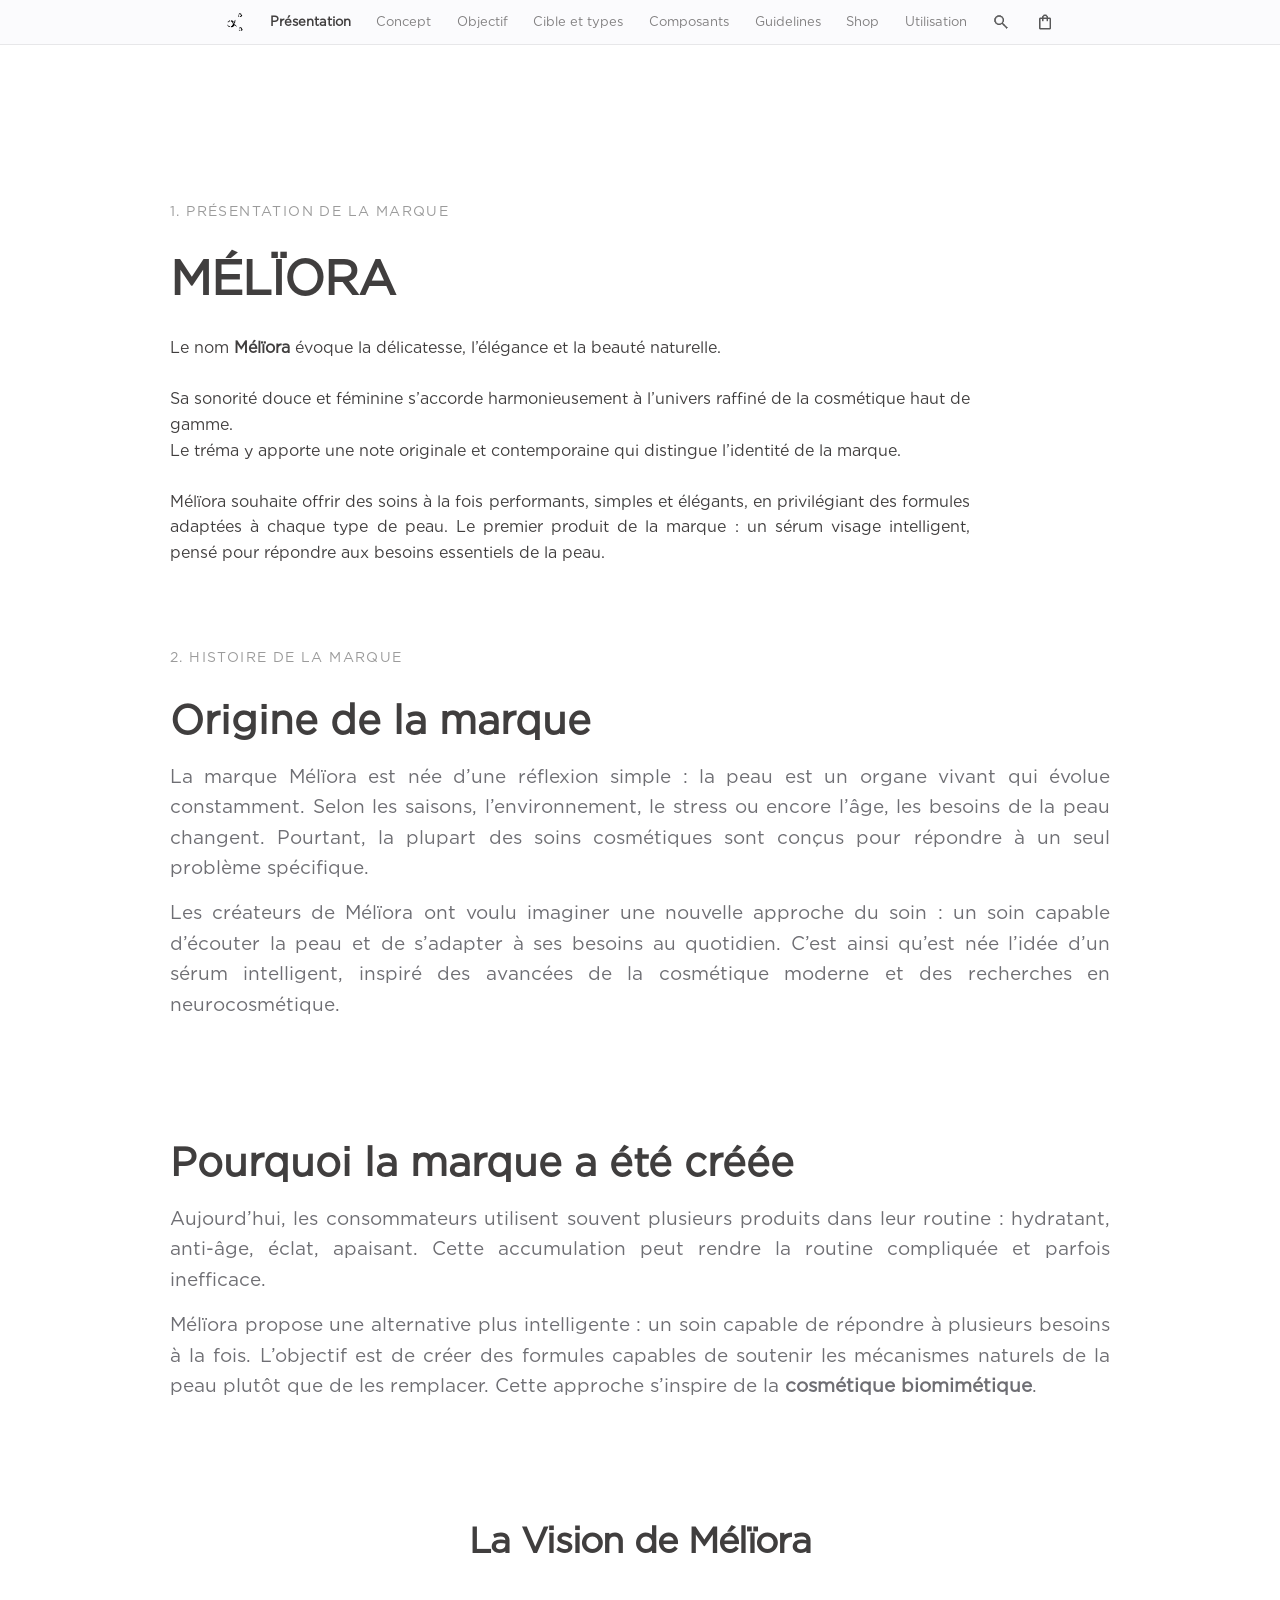
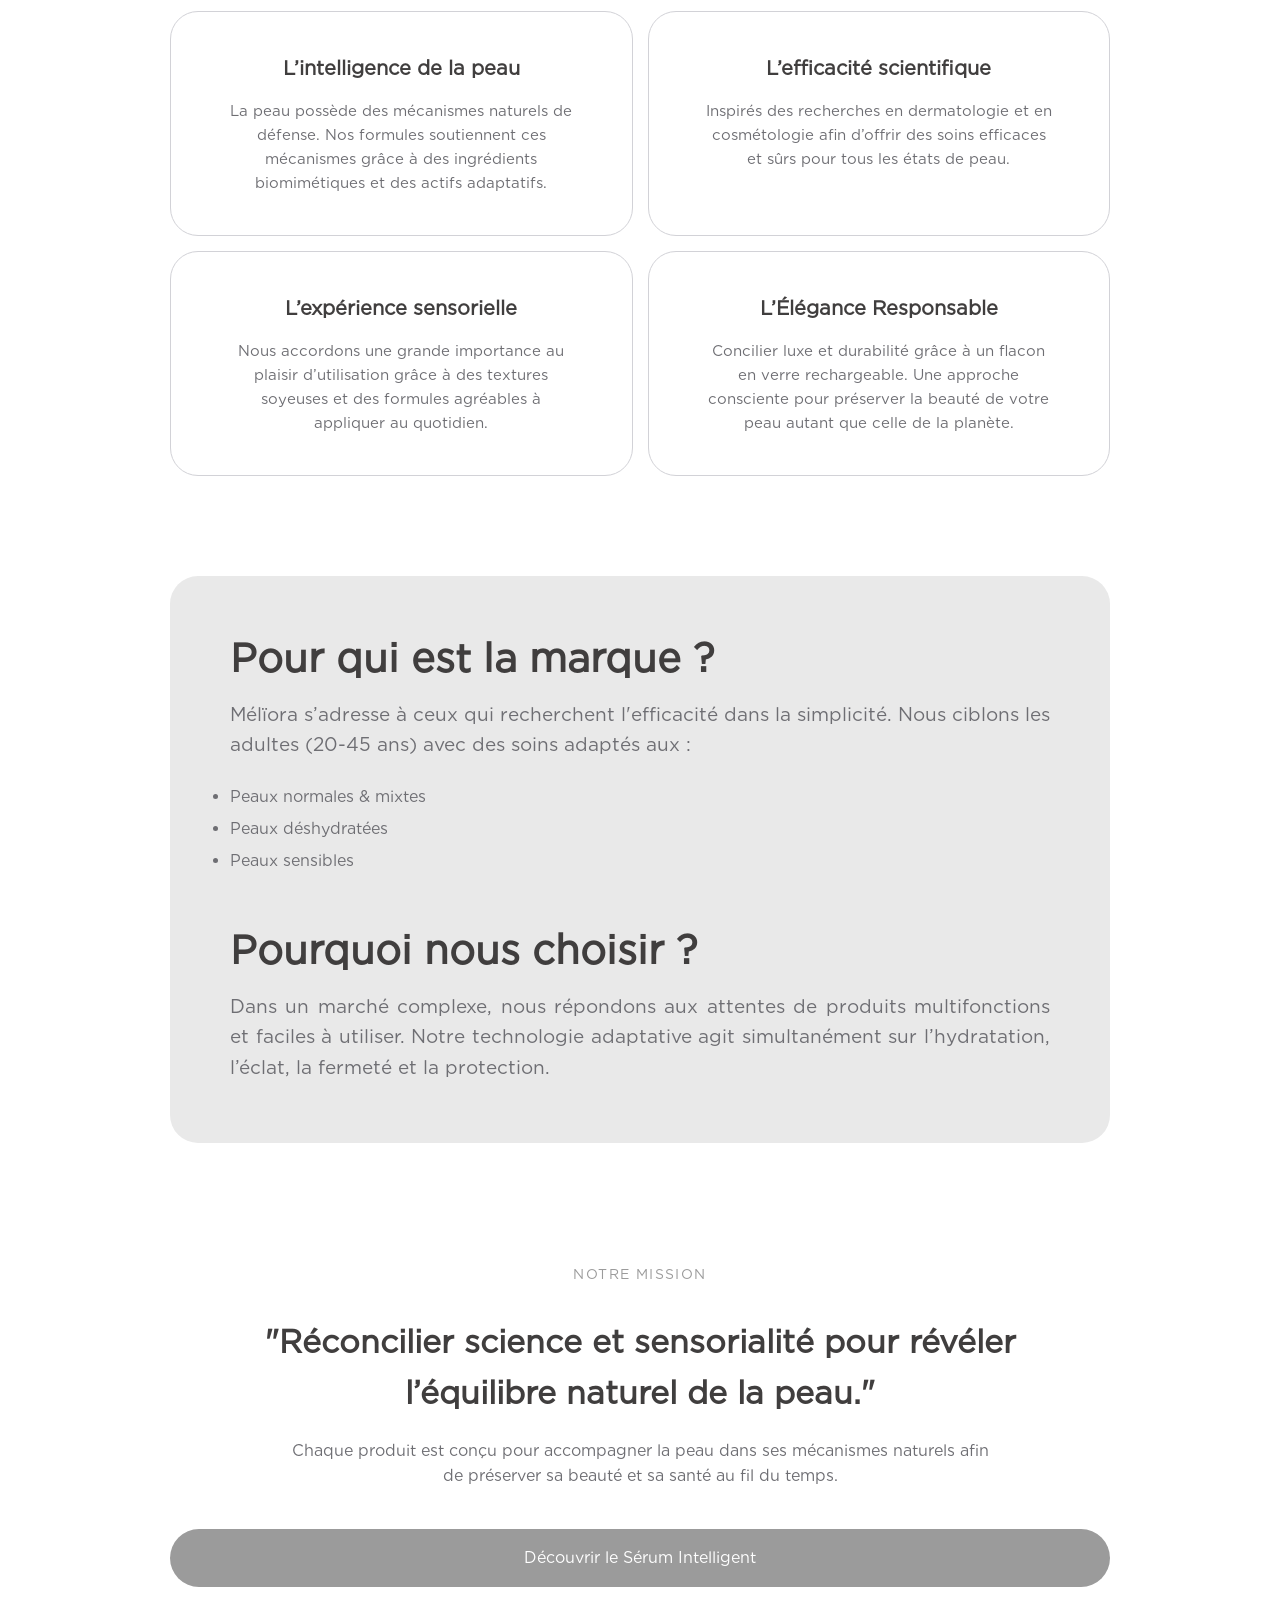
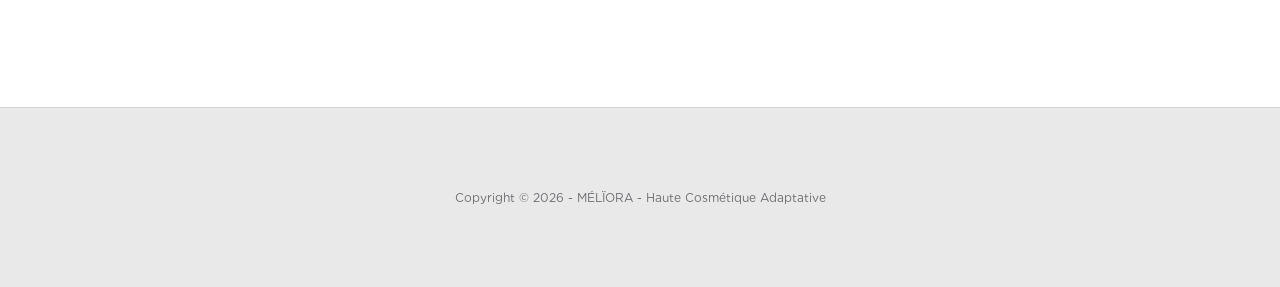
<file: pages/presentation.html>
<!DOCTYPE html>
<html lang="fr">
<head>
    <meta charset="UTF-8">
    <meta name="viewport" content="width=device-width, initial-scale=1.0">
    <title>MÉLÏORA - présentation</title>
    <link rel="stylesheet" href="lib/style.css">
    <link rel="icon" type="image/png" href="lib/favicon.png">
</head>
<body>

    <nav>
        <a href="../index.html" class="navimage"><img src="lib/favicon.png" style="filter: brightness(0);"></a>
        <a class="a-active" href="presentation.html">Présentation</a>
        <a href="concept.html">Concept</a>
        <a href="objectif.html">Objectif</a>
        <a href="cibletypes.html">Cible et types</a>
        <a href="composants.html">Composants</a>
        <a href="guidlines.html">Guidelines</a>
        <a href="shop.html">Shop</a>
        <a href="utilisation.html">Utilisation</a>
        <a href="index.html"><img src="lib/loupe.png"></a>
        <a href="index2.html"><img src="lib/panier.png"></a>
    </nav>

    <main class="details" style="padding-top: 100px;">
        
        <section style="margin-bottom: 80px;">
            <span class="section-subtitle">1. Présentation de la marque</span>
            <h1 class="section-title" style="font-size: 48px; margin-bottom: 30px;">MÉLÏORA</h1>
            <div style="max-width: 800px; color: var(--text-color);">
                <p>Le nom <strong>Mélïora</strong> évoque la délicatesse, l’élégance et la beauté naturelle.<br>
                <br>
                Sa sonorité douce et féminine s’accorde harmonieusement à l’univers raffiné de la cosmétique haut de gamme.<br>
                Le tréma y apporte une note originale et contemporaine qui distingue l’identité de la marque.<br>
                <br>
                Mélïora souhaite offrir des soins à la fois performants, simples et élégants, en privilégiant des
                formules adaptées à chaque type de peau. Le premier produit de la marque : un sérum visage
                intelligent, pensé pour répondre aux besoins essentiels de la peau.</p>
            </div>
        </section>

        <section>
            <div class="detail-row">
                <div class="detail-text">
                    <span class="section-subtitle">2. Histoire de la marque</span>
                    <h2>Origine de la marque</h2>
                    <p>La marque Mélïora est née d’une réflexion simple : la peau est un organe vivant qui évolue constamment. Selon les saisons, l’environnement, le stress ou encore l’âge, les besoins de la peau changent. Pourtant, la plupart des soins cosmétiques sont conçus pour répondre à un seul problème spécifique.</p>
                    <p style="margin-top: 15px;">Les créateurs de Mélïora ont voulu imaginer une nouvelle approche du soin : un soin capable d’écouter la peau et de s’adapter à ses besoins au quotidien. C’est ainsi qu’est née l’idée d’un sérum intelligent, inspiré des avancées de la cosmétique moderne et des recherches en neurocosmétique.</p>
                </div>
            </div>

            <div class="detail-row">
                <div class="detail-text">
                    <h2>Pourquoi la marque a été créée</h2>
                    <p>Aujourd’hui, les consommateurs utilisent souvent plusieurs produits dans leur routine : hydratant, anti-âge, éclat, apaisant. Cette accumulation peut rendre la routine compliquée et parfois inefficace.</p>
                    <p style="margin-top: 15px;">Mélïora propose une alternative plus intelligente : un soin capable de répondre à plusieurs besoins à la fois. L’objectif est de créer des formules capables de soutenir les mécanismes naturels de la peau plutôt que de les remplacer. Cette approche s’inspire de la <strong>cosmétique biomimétique</strong>.</p>
                </div>
            </div>
            
            <!--
            <div class="detail-image-box">
                <img src="lib/dssculptorBras.png" alt="Application Soin">
            </div>
            -->
        </section>

        <section style="margin: 100px 0;">
            <h2 class="section-title" style="text-align: center; margin-bottom: 50px;">La Vision de Mélïora</h2>
            <div class="features" style="padding: 0; background: none;">
                <div class="card" style="padding: 40px; border: 1px solid var(--border-color);">
                    <h3 style="font-size: 20px;">L’intelligence de la peau</h3>
                    <p style="font-size: 15px;">La peau possède des mécanismes naturels de défense. Nos formules soutiennent ces mécanismes grâce à des ingrédients biomimétiques et des actifs adaptatifs.</p>
                </div>
                <div class="card" style="padding: 40px; border: 1px solid var(--border-color);">
                    <h3 style="font-size: 20px;">L’efficacité scientifique</h3>
                    <p style="font-size: 15px;">Inspirés des recherches en dermatologie et en cosmétologie afin d’offrir des soins efficaces et sûrs pour tous les états de peau.</p>
                </div>
                <div class="card" style="padding: 40px; border: 1px solid var(--border-color);">
                    <h3 style="font-size: 20px;">L’expérience sensorielle</h3>
                    <p style="font-size: 15px;">Nous accordons une grande importance au plaisir d’utilisation grâce à des textures soyeuses et des formules agréables à appliquer au quotidien.</p>
                </div>
                <div class="card" style="padding: 40px; border: 1px solid var(--border-color);">
                    <h3 style="font-size: 20px;">L’Élégance Responsable</h3>
                    <p style="font-size: 15px;">Concilier luxe et durabilité grâce à un flacon en verre rechargeable. Une approche consciente pour préserver la beauté de votre peau autant que celle de la planète.</p>
                </div>
            </div>
        </section>

        <div class="detail-row" style="background: var(--secondary-bg); padding: 60px; border-radius: 28px;">
            <div class="detail-text">
                <h2>Pour qui est la marque ?</h2>
                <p>Mélïora s’adresse à ceux qui recherchent l'efficacité dans la simplicité. Nous ciblons les adultes (20-45 ans) avec des soins adaptés aux :</p>
                <ul style="margin-top: 20px; color: var(--gray-text); line-height: 2;">
                    <li>Peaux normales & mixtes</li>
                    <li>Peaux déshydratées</li>
                    <li>Peaux sensibles</li>
                </ul>  
                
                <br><br>
                <h2>Pourquoi nous choisir ?</h2>
                <p>Dans un marché complexe, nous répondons aux attentes de produits multifonctions et faciles à utiliser. Notre technologie adaptative agit simultanément sur l’hydratation, l’éclat, la fermeté et la protection.</p>
            
            
            
            </div>
        </div>

        <section style="text-align: center; margin: 120px 0;">
            <span class="section-subtitle">Notre Mission</span>
            <h2 style="font-size: clamp(24px, 4vw, 32px); max-width: 800px; margin: 20px auto;">"Réconcilier science et sensorialité pour révéler l’équilibre naturel de la peau."</h2>
            <p style="max-width: 700px; margin: 0 auto 40px; color: var(--gray-text);">Chaque produit est conçu pour accompagner la peau dans ses mécanismes naturels afin de préserver sa beauté et sa santé au fil du temps.</p>
            <a href="index2.html" class="btn-buy">Découvrir le Sérum Intelligent</a>
        </section>

    </main>

    <footer>
        <p>Copyright &copy; 2026 - MÉLÏORA - Haute Cosmétique Adaptative</p>
    </footer>

</body>
</html>
</file>
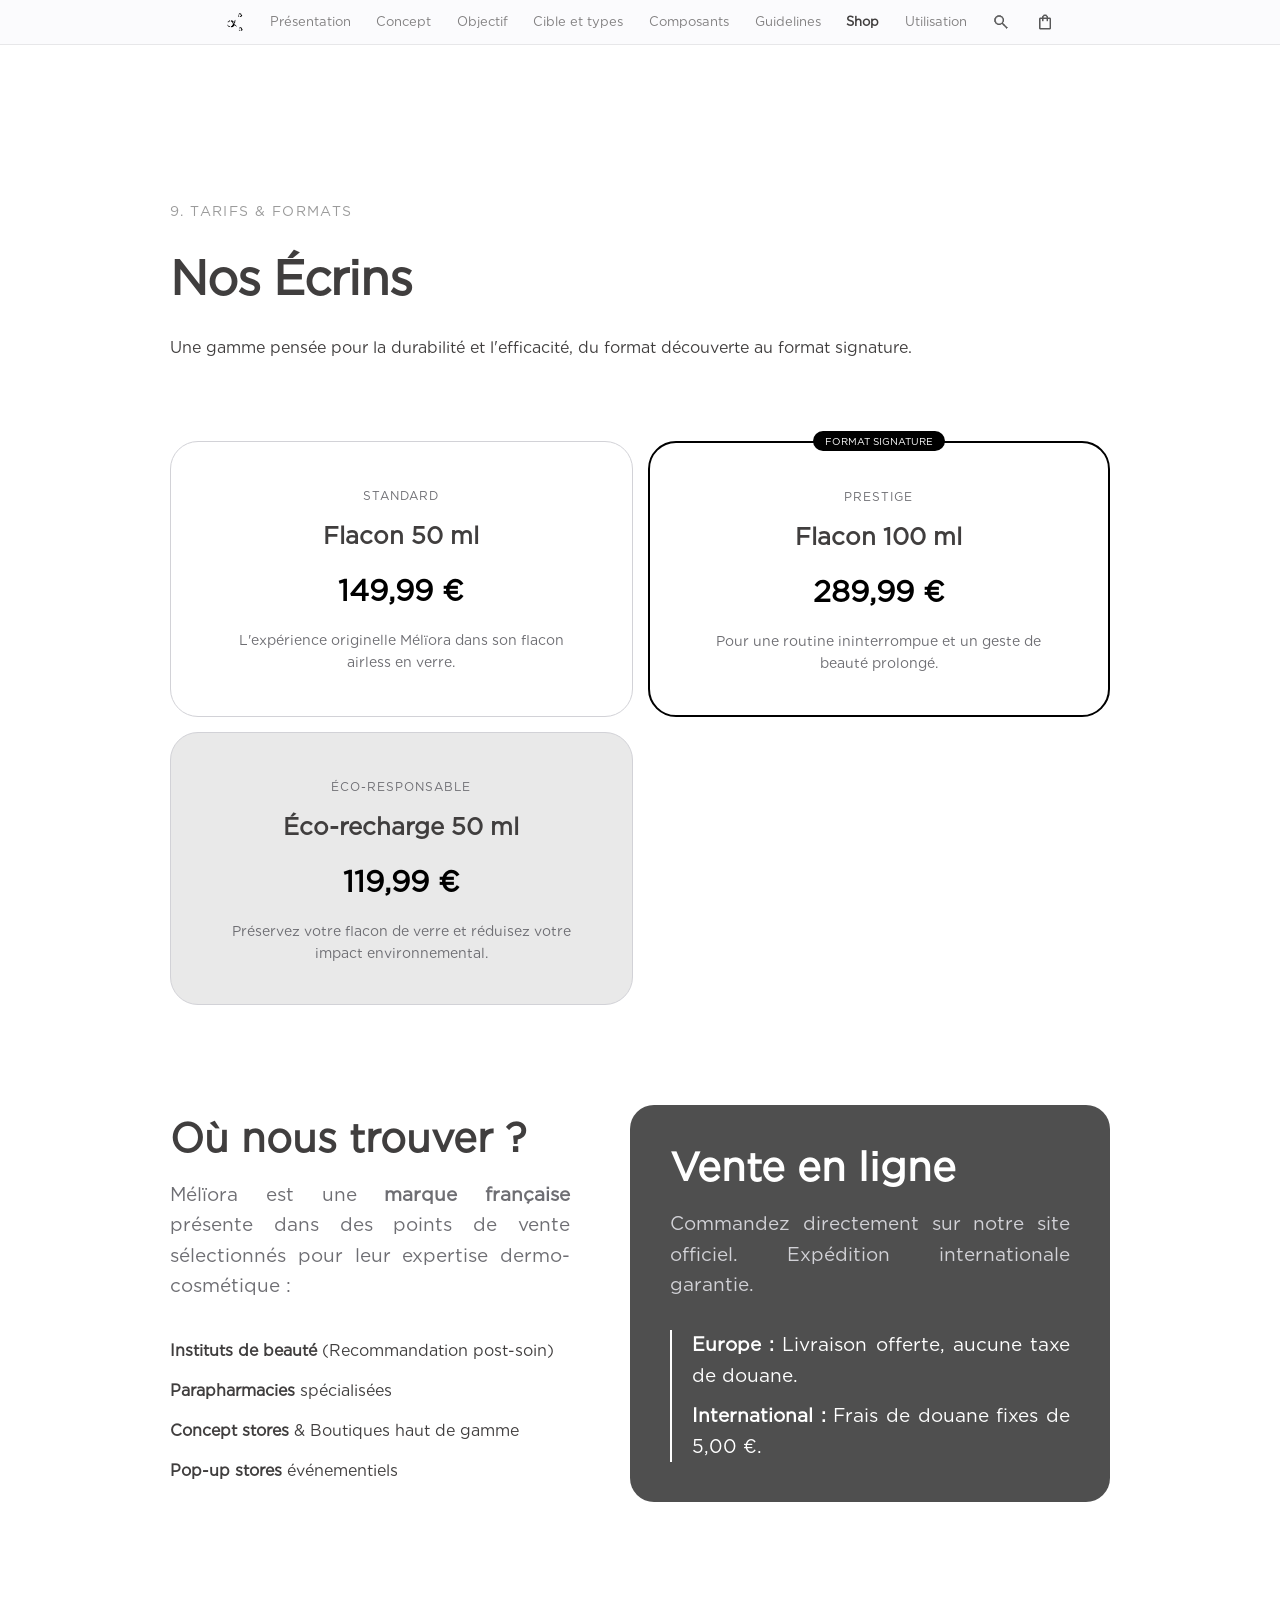
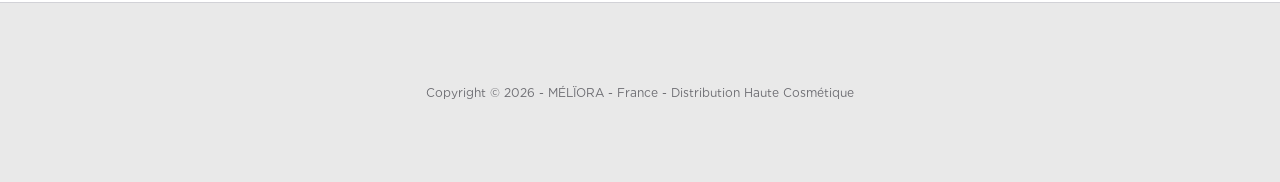
<file: pages/shop.html>
<!DOCTYPE html>
<html lang="fr">
<head>
    <meta charset="UTF-8">
    <meta name="viewport" content="width=device-width, initial-scale=1.0">
    <title>Boutique - MÉLÏORA</title>
    <link rel="stylesheet" href="lib/style.css">
    <link rel="icon" type="image/png" href="lib/favicon.png">
</head>
<body>

    <nav>
        <a href="../index.html" class="navimage"><img src="lib/favicon.png" style="filter: brightness(0);"></a>
        <a href="presentation.html">Présentation</a>
        <a href="concept.html">Concept</a>
        <a href="objectif.html">Objectif</a>
        <a href="cibletypes.html">Cible et types</a>
        <a href="composants.html">Composants</a>
        <a href="guidlines.html">Guidelines</a>
        <a class="a-active" href="shop.html">Shop</a>
        <a href="utilisation.html">Utilisation</a>
        <a href="index.html"><img src="lib/loupe.png"></a>
        <a href="index2.html"><img src="lib/panier.png"></a>
    </nav>

    <main class="details" style="padding-top: 100px;">
        
        <section style="margin-bottom: 80px;">
            <span class="section-subtitle">9. Tarifs & Formats</span>
            <h1 class="section-title" style="font-size: 48px; margin-bottom: 30px;">Nos Écrins</h1>
            <p style="max-width: 800px; color: var(--text-color);">Une gamme pensée pour la durabilité et l'efficacité, du format découverte au format signature.</p>
        </section>

        <section class="features" style="padding: 0; background: none; margin-bottom: 100px;">
            
            <div class="card" style="padding: 40px; border: 1px solid var(--border-color);">
                <span style="font-size: 12px; text-transform: uppercase; letter-spacing: 1px; color: var(--gray-text);">Standard</span>
                <h3 style="font-size: 24px; margin: 10px 0;">Flacon 50 ml</h3>
                <p style="font-size: 30px; font-weight: 600; color: var(--accent-color);">149,99 €</p>
                <p style="font-size: 14px; margin-top: 15px;">L'expérience originelle Mélïora dans son flacon airless en verre.</p>
            </div>

            <div class="card" style="padding: 40px; border: 2px solid var(--accent-color); position: relative;">
                <span style="position: absolute; top: -12px; left: 50%; transform: translateX(-50%); background: var(--accent-color); color: white; padding: 2px 12px; border-radius: 20px; font-size: 10px; text-transform: uppercase;">Format Signature</span>
                <span style="font-size: 12px; text-transform: uppercase; letter-spacing: 1px; color: var(--gray-text);">Prestige</span>
                <h3 style="font-size: 24px; margin: 10px 0;">Flacon 100 ml</h3>
                <p style="font-size: 30px; font-weight: 600; color: var(--accent-color);">289,99 €</p>
                <p style="font-size: 14px; margin-top: 15px;">Pour une routine ininterrompue et un geste de beauté prolongé.</p>
            </div>

            <div class="card" style="padding: 40px; border: 1px solid var(--border-color); background: var(--secondary-bg);">
                <span style="font-size: 12px; text-transform: uppercase; letter-spacing: 1px; color: var(--gray-text);">Éco-Responsable</span>
                <h3 style="font-size: 24px; margin: 10px 0;">Éco-recharge 50 ml</h3>
                <p style="font-size: 30px; font-weight: 600; color: var(--accent-color);">119,99 €</p>
                <p style="font-size: 14px; margin-top: 15px;">Préservez votre flacon de verre et réduisez votre impact environnemental.</p>
            </div>

        </section>

        <section class="detail-row" style="margin-bottom: 100px;">
            <div class="detail-text">
                <h2>Où nous trouver ?</h2>
                <p>Mélïora est une <strong>marque française</strong> présente dans des points de vente sélectionnés pour leur expertise dermo-cosmétique :</p>
                <ul style="list-style: none; margin-top: 30px; line-height: 2.5;">
                    <li><strong>Instituts de beauté</strong> (Recommandation post-soin)</li>
                    <li><strong>Parapharmacies</strong> spécialisées</li>
                    <li><strong>Concept stores</strong> & Boutiques haut de gamme</li>
                    <li><strong>Pop-up stores</strong> événementiels</li>
                </ul>
            </div>
            
            <div class="detail-text" style="background: var(--selection-blue); color: white; padding: 40px; border-radius: 24px;">
                <h2 style="color: white;">Vente en ligne</h2>
                <p style="color: #d2d2d7;">Commandez directement sur notre site officiel. Expédition internationale garantie.</p>
                <div style="margin-top: 30px; border-left: 2px solid white; padding-left: 20px;">
                    <p style="color: white;" ><strong>Europe :</strong> Livraison offerte, aucune taxe de douane.</p>
                    <p style="margin-top: 10px; color: white;"><strong>International :</strong> Frais de douane fixes de 5,00 €.</p>
                </div>
            </div>
        </section>

    </main>

    <footer>
        <p>Copyright &copy; 2026 - MÉLÏORA - France - Distribution Haute Cosmétique</p>
    </footer>

</body>
</html>
</file>
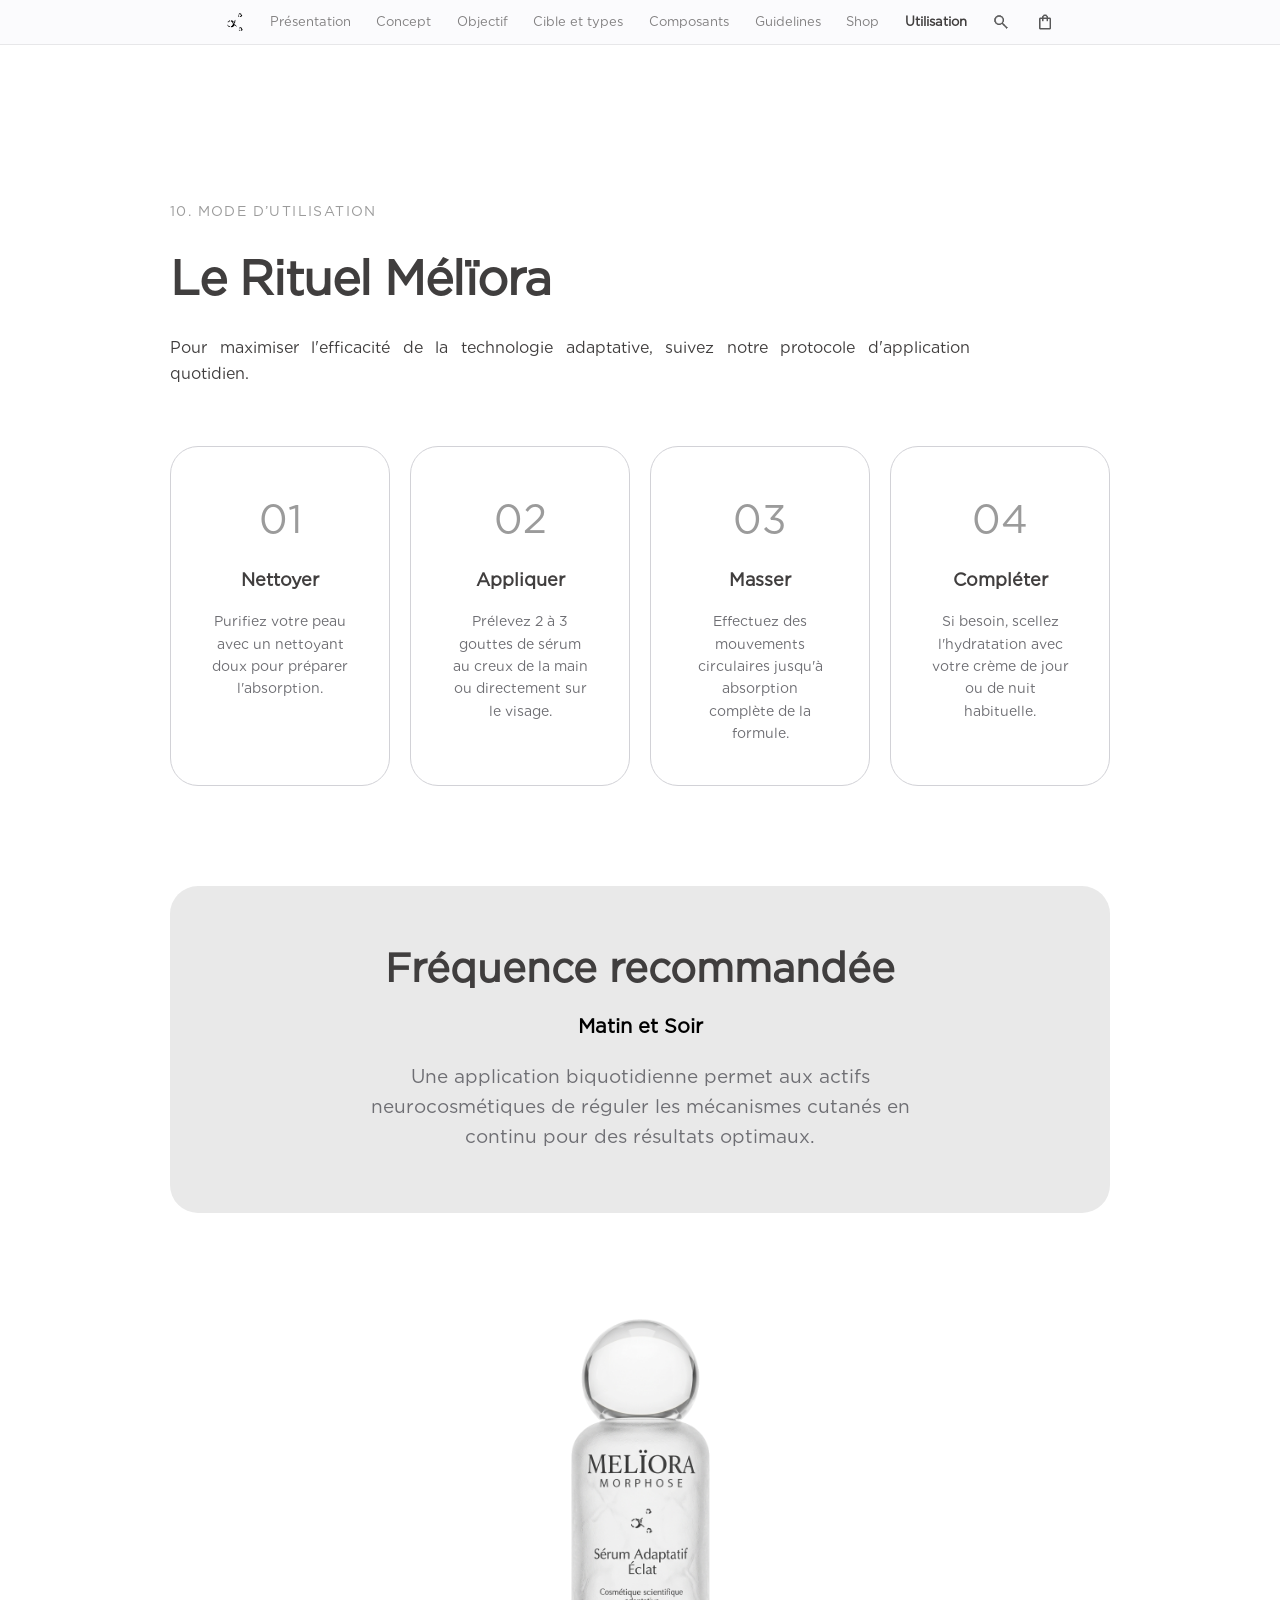
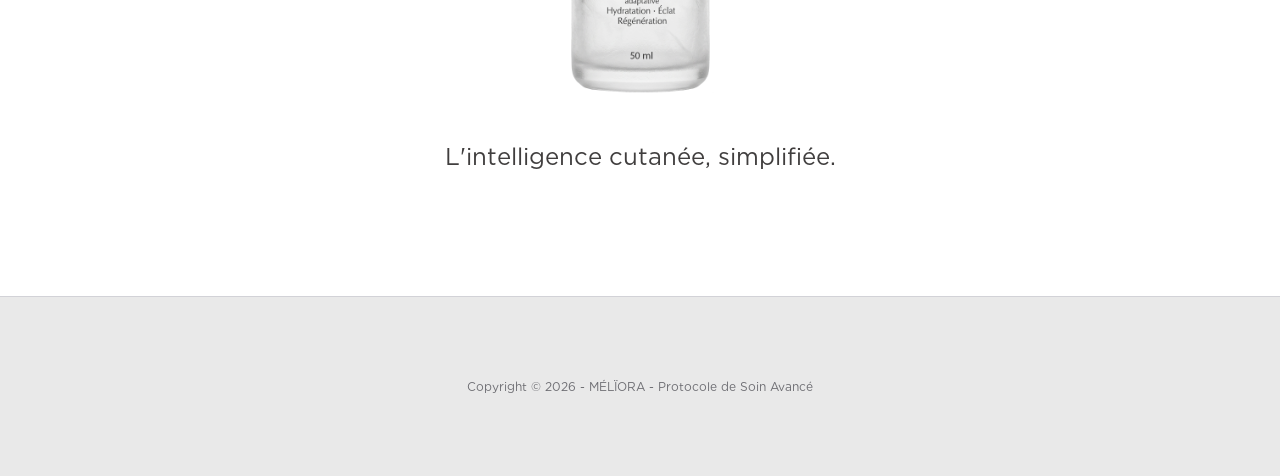
<file: pages/utilisation.html>
<!DOCTYPE html>
<html lang="fr">
<head>
    <meta charset="UTF-8">
    <meta name="viewport" content="width=device-width, initial-scale=1.0">
    <title>Utilisation - MÉLÏORA</title>
    <link rel="stylesheet" href="lib/style.css">
    <link rel="icon" type="image/png" href="lib/favicon.png">
</head>
<body>

    <nav>
        <a href="../index.html" class="navimage"><img src="lib/favicon.png" style="filter: brightness(0);"></a>
        <a href="presentation.html">Présentation</a>
        <a href="concept.html">Concept</a>
        <a href="objectif.html">Objectif</a>
        <a href="cibletypes.html">Cible et types</a>
        <a href="composants.html">Composants</a>
        <a href="guidlines.html">Guidelines</a>
        <a href="shop.html">Shop</a>
        <a class="a-active" href="utilisation.html">Utilisation</a>
        <a href="index.html"><img src="lib/loupe.png"></a>
        <a href="index2.html"><img src="lib/panier.png"></a>
    </nav>

    <main class="details" style="padding-top: 100px;">
        
        <section style="margin-bottom: 60px;">
            <span class="section-subtitle">10. Mode d’utilisation</span>
            <h1 class="section-title" style="font-size: 48px; margin-bottom: 30px;">Le Rituel Mélïora</h1>
            <p style="max-width: 800px; color: var(--text-color);">Pour maximiser l'efficacité de la technologie adaptative, suivez notre protocole d'application quotidien.</p>
        </section>

        <section style="margin-bottom: 100px;">
            <div class="features" style="padding: 0; background: none; display: grid; grid-template-columns: repeat(auto-fit, minmax(220px, 1fr)); gap: 20px;">
                
                <div class="card" style="padding: 40px; border: 1px solid var(--border-color); text-align: center;">
                    <span style="font-size: 40px; color: var(--gold-soft); font-weight: 300;">01</span>
                    <h3 style="font-size: 18px; margin: 15px 0;">Nettoyer</h3>
                    <p style="font-size: 14px; color: var(--gray-text);">Purifiez votre peau avec un nettoyant doux pour préparer l'absorption.</p>
                </div>

                <div class="card" style="padding: 40px; border: 1px solid var(--border-color); text-align: center;">
                    <span style="font-size: 40px; color: var(--gold-soft); font-weight: 300;">02</span>
                    <h3 style="font-size: 18px; margin: 15px 0;">Appliquer</h3>
                    <p style="font-size: 14px; color: var(--gray-text);">Prélevez 2 à 3 gouttes de sérum au creux de la main ou directement sur le visage.</p>
                </div>

                <div class="card" style="padding: 40px; border: 1px solid var(--border-color); text-align: center;">
                    <span style="font-size: 40px; color: var(--gold-soft); font-weight: 300;">03</span>
                    <h3 style="font-size: 18px; margin: 15px 0;">Masser</h3>
                    <p style="font-size: 14px; color: var(--gray-text);">Effectuez des mouvements circulaires jusqu'à absorption complète de la formule.</p>
                </div>

                <div class="card" style="padding: 40px; border: 1px solid var(--border-color); text-align: center;">
                    <span style="font-size: 40px; color: var(--gold-soft); font-weight: 300;">04</span>
                    <h3 style="font-size: 18px; margin: 15px 0;">Compléter</h3>
                    <p style="font-size: 14px; color: var(--gray-text);">Si besoin, scellez l'hydratation avec votre crème de jour ou de nuit habituelle.</p>
                </div>

            </div>
        </section>

        <section class="detail-row" style="background: var(--secondary-bg); padding: 60px; border-radius: 28px; margin-bottom: 100px;">
            <div class="detail-text" style="text-align: center; width: 100%;">
                <h2>Fréquence recommandée</h2>
                <p style="font-size: 20px; margin-top: 15px; color: var(--accent-color);"><strong>Matin et Soir</strong></p>
                <p style="max-width: 600px; margin: 20px auto 0; color: var(--gray-text);">
                    Une application biquotidienne permet aux actifs neurocosmétiques de réguler les mécanismes cutanés en continu pour des résultats optimaux.
                </p>
            </div>
        </section>

        <section style="text-align: center; margin-bottom: 120px;">
            <div style="max-width: 150px; margin: 0 auto; opacity: 0.8;">
                <img src="lib/serumpascote.png" alt="Sérum Mélïora" style="width: 100%;">
            </div>
            <h2 style="font-weight: 300; margin-top: 30px;">L'intelligence cutanée, simplifiée.</h2>
        </section>

    </main>

    <footer>
        <p>Copyright &copy; 2026 - MÉLÏORA - Protocole de Soin Avancé</p>
    </footer>

</body>
</html>
</file>
<file: pages/lib/style.css>
/* --- VARIABLES --- */
:root {
    --bg-color: white;
    --secondary-bg: #e9e9e9;
    --text-color: #403e3e;
    --accent-color: #000000;
    --selection-blue: #4f4f4f;
    --border-color: #d2d2d7;
    --gold-soft: #9b9b9b;
    --gray-text: #6e6e73;
}

/* --- BASE --- */
*, *::before, *::after {
    margin: 0; padding: 0; box-sizing: border-box;
}
@font-face {
    font-family: 'Gotham';
    src: url('Gotham-Book.otf') format('opentype');
}
body {
    font-family: 'Gotham', 'Inter', sans-serif;
    background: var(--bg-color); color: var(--text-color);
    line-height: 1.6; -webkit-font-smoothing: antialiased; overflow-x: hidden;
    text-align: justify;
}

/* --- NAVIGATION --- */
nav {
    position: fixed; 
    top: 0; 
    left: 0; 
    width: 100%; 
    /* Modif ici : min-height permet à la barre de s'étendre */
    min-height: 45px; 
    z-index: 1000;
    background: rgba(251, 251, 253, 0.8);
    backdrop-filter: saturate(180%) blur(20px); 
    -webkit-backdrop-filter: saturate(180%) blur(20px);
    border-bottom: 1px solid rgba(0, 0, 0, 0.08);
    
    display: flex; 
    justify-content: center; 
    align-items: center; 
    gap: clamp(10px, 2vw, 32px);
    
    /* Modif ici : padding vertical pour éviter que le texte touche les bords */
    padding: 10px 20px; 
    
    /* Modif ici : on autorise le passage à la ligne */
    flex-wrap: wrap; 
    
    /* On retire overflow-x: auto et white-space: nowrap pour permettre le wrap */
    overflow: visible; 
    white-space: normal; 
}
nav::-webkit-scrollbar { display: none; }
nav a { text-decoration: none; color: var(--text-color); font-size: 12px; opacity: 0.65; transition: 0.2s; display: flex; align-items: center;
    flex-shrink: 0; /* Empêche les liens de rétrécir */
    font-size: 13px; /* Légèrement plus grand pour le tactile */
}
.a-active { opacity: 1; font-weight: bold; }
nav a:hover { opacity: 1; font-weight: bold; }
nav a.navimage { opacity: 1; }
nav a img { height: 18px !important; width: auto !important; }

/* --- PAGE ACCUEIL --- */
.hero { padding-top: clamp(100px, 10vh, 150px); text-align: center; background: var(--secondary-bg); display: flex; flex-direction: column; align-items: center; }
.hero h2 { font-size: clamp(14px, 2vw, 19px); font-weight: 500; color: var(--gold-soft); margin-bottom: 12px; letter-spacing: 0.05em; text-transform: uppercase; }
.hero h1 { 
    font-size: clamp(40px, 8vw, 76px); font-weight: 600; letter-spacing: -0.015em; margin-bottom: 10px; line-height: 1.1;
    background: radial-gradient(ellipse at 50% 140%, var(--gold-soft) 0%, #585858 30%, #b1b1b1 65%, #888888 100%);
    background-clip: text; -webkit-background-clip: text; -webkit-text-fill-color: transparent; box-decoration-break: clone; -webkit-box-decoration-break: clone;
    
    font-size: clamp(32px, 10vw, 76px); 
    line-height: 1.2;
}
.hero p { font-size: clamp(18px, 3vw, 24px); font-weight: 300; color: var(--gray-text); max-width: 600px; width: 90%; margin: 0 auto; }
.image-container-accueil img { width: 60%; }

.features { display: grid; grid-template-columns: repeat(auto-fit, minmax(min(100%, 350px), 1fr)); gap: 20px; padding: 20px; background: var(--secondary-bg); 
    padding: 10px;
    gap: 15px;
}
.card { background: white; padding: clamp(40px, 5vw, 80px) clamp(20px, 5vw, 40px); border-radius: 28px; text-align: center; 
    padding: 30px 20px;
}
.card h3 { font-size: clamp(24px, 4vw, 32px); font-weight: 600; margin-bottom: 15px; }
.card p { color: var(--gray-text); font-size: clamp(16px, 3vw, 19px); max-width: 350px; margin: 0 auto; }

.details { max-width: 980px; margin: clamp(50px, 10vw, 100px) auto; padding: 0 20px; }
.detail-row { display: flex; align-items: center; gap: clamp(30px, 5vw, 60px); margin-bottom: clamp(60px, 10vw, 120px); }
.detail-row:nth-child(even) { flex-direction: row-reverse; }
.detail-text { flex: 1; }
.detail-text h2 { font-size: clamp(28px, 5vw, 40px); margin-bottom: 20px; line-height: 1.1; }
.detail-text p { font-size: clamp(16px, 3vw, 19px); color: var(--gray-text); }
.detail-image-box { flex: 1; width: 100%; aspect-ratio: 4 / 3; min-height: 250px; background: #f5f5f7; border-radius: 24px; overflow: hidden; }
.detail-image-box img { width: 100%; height: 100%; object-fit: cover; }

/* --- PAGE ACHAT (INDEX 2) --- */
.purchase-container { max-width: 1150px; margin: 50px auto; display: flex; gap: clamp(30px, 5vw, 80px); padding: 0 20px; align-items: flex-start; }

.product-gallery { flex: 1.4; top: 80px; width: 100%; }
.main-image { margin-top: 12%; aspect-ratio: 1 / 1; display: flex; align-items: center; justify-content: center; width: 100%; }
.main-image img { width: 100%; height: 100%; object-fit: contain; transform: scale(1.15); transition: transform 0.4s cubic-bezier(0.4, 0, 0.2, 1); }

.configurator { flex: 1; width: 100%; padding-top: 2%;}
.section-subtitle { font-size: 14px; color: var(--gold-soft); font-weight: 500; text-transform: uppercase; letter-spacing: 0.1em; margin-bottom: 30px; display: block; }
.section-title { font-size: clamp(28px, 4vw, 36px); font-weight: 600; line-height: 1.1; margin-bottom: 10px; letter-spacing: -0.02em; }
.option-group { margin-bottom: 45px; }
.option-label { font-size: 17px; font-weight: 600; margin-bottom: 15px; display: block; }

.texture-selector { display: flex; flex-wrap: wrap; gap: 15px; margin-top: 10px; }
.texture-btn { padding: 10px 20px; border: 1px solid var(--border-color); border-radius: 20px; font-size: 14px; cursor: pointer; transition: 0.3s; flex: 1; text-align: center; min-width: 120px; }
.texture-btn.active { background: var(--selection-blue); color: white; }

.selection-grid { display: grid; gap: 12px; }
.selection-card { border: 1px solid var(--border-color); border-radius: 12px; padding: 24px; cursor: pointer; transition: 0.2s; display: flex; justify-content: space-between; align-items: center; gap: 15px; }
.selection-card:hover { border-color: #86868b; }
.selection-card.active { border-color: var(--selection-blue); border-width: 2px; padding: 23px; }
.card-title { font-weight: 600; font-size: 17px; margin-bottom: 4px; display: block; }
.card-subtitle { font-size: 13px; color: var(--gray-text); line-height: 1.3; display: block; }
.card-price { white-space: nowrap; font-weight: 500; }

.quantity-controls { display: flex; align-items: center; }
.qty-btn { width: 28px; height: 28px; border-radius: 50%; border: 1px solid var(--border-color); background: white; cursor: pointer; font-size: 18px; display: flex; align-items: center; justify-content: center; transition: 0.2s; }
.qty-btn:hover { background: #f5f5f7; border-color: #86868b; }
.qty-input { width: 30px; text-align: center; border: none; font-weight: 600; font-family: inherit; background: transparent; -moz-appearance: textfield; }
.qty-input::-webkit-outer-spin-button, .qty-input::-webkit-inner-spin-button { -webkit-appearance: none; margin: 0; }

.summary-box { background: var(--secondary-bg); padding: clamp(20px, 4vw, 35px); border-radius: 20px; margin-top: 50px; }
.summary-total { font-size: 24px; font-weight: 600; margin-bottom: 25px; display: flex; justify-content: space-between; align-items: baseline; }

/* --- BOUTONS --- */
.btn-buy, .btn-add { text-align: center; text-decoration: none; transition: 0.3s; }
.btn-buy { background: var(--gold-soft); color: white; padding: 12px 25px; border-radius: 30px; font-size: 16px; display: inline-block; }
.btn-buy:hover { transform: scale(1.05); }
.btn-add { display: block; width: 100%; background: var(--selection-blue); color: white; padding: 18px; border-radius: 12px; font-weight: 600; font-size: 17px; }
.btn-add:hover { opacity: 0.9; }

.btn-buy, .btn-add {
    padding: 16px 30px;
    width: 100%; /* Boutons pleine largeur sur mobile */
}

/* --- FOOTER --- */
footer { padding: clamp(40px, 8vw, 80px) 20px; border-top: 1px solid var(--border-color); background: var(--secondary-bg); text-align: center; font-size: 12px; color: var(--gray-text); }

@media (max-width: 768px) {
    .detail-row, 
    .detail-row:nth-child(even) {
        flex-direction: column; /* Tout en colonne sur mobile */
        gap: 30px;
        text-align: left;
    }

    .detail-image-box {
        width: 100%;
        order: 2; /* L'image passe sous le texte */
    }

    .detail-text {
        order: 1;
    }
}

@media (max-width: 900px) {
    .purchase-container {
        flex-direction: column;
        margin-top: 20px;
    }

    .product-gallery {
        position: relative;
        top: 0;
        margin-bottom: 20px;
    }

    .main-image {
        margin-top: 0;
        height: 300px; /* Limite la hauteur de l'image sur mobile */
    }

    .configurator {
        padding-top: 0;
    }

    .selection-card {
        padding: 16px; /* Plus compact sur mobile */
    }
}
</file>
